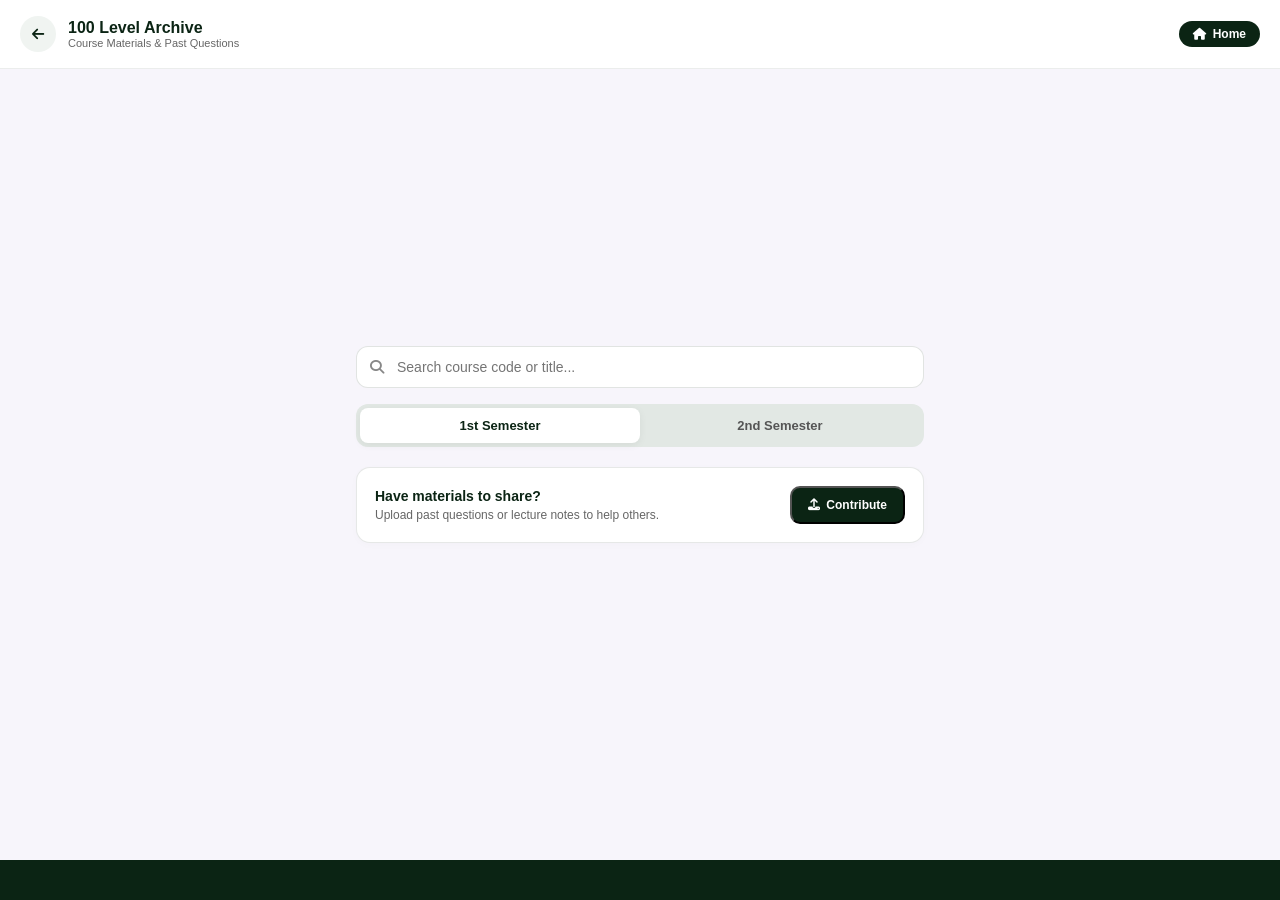
<file: 100-level.html>
<!DOCTYPE html> 
<html lang="en"> 
<head>   
  <meta charset="UTF-8" />   
  <meta name="viewport" content="width=device-width, initial-scale=1.0" />   
  <title>100 Level - MASSA UNIBEN</title>   
  <link rel="stylesheet" href="https://cdnjs.cloudflare.com/ajax/libs/font-awesome/6.4.0/css/all.min.css" />   
  <style>     
    * {       
      box-sizing: border-box;       
      margin: 0;       
      padding: 0;       
      font-family: -apple-system, BlinkMacSystemFont, "SF Pro Display", "Segoe UI", Roboto, Helvetica, Arial, sans-serif;     
    }     
    body {       
      background-color: #f7f5fb;       
      color: #1a1a1a;       
      min-height: 100vh;       
      display: flex;       
      flex-direction: column;       
      justify-content: space-between;     
    }     
    .navbar {       
      display: flex;       
      justify-content: space-between;       
      align-items: center;       
      padding: 16px 20px;       
      background: #ffffff;       
      border-bottom: 1px solid rgba(11, 36, 20, 0.08);       
      position: sticky;       
      top: 0;       
      z-index: 100;     }     
    .nav-left {       
      display: flex;       
      align-items: center;       
      gap: 12px;     
    }     
    .btn-back {       
      display: inline-flex;       
      align-items: center;       
      justify-content: center;       
      width: 36px;       
      height: 36px;       
      background: #f0f4f1;       
      color: #0B2414;       
      border-radius: 50%;       
      text-decoration: none;       
      font-size: 14px;     
    }     
    .nav-title h2 {       
      font-size: 16px;       
      font-weight: 700;       
      color: #0B2414;     
    }     
    .nav-title p {       
      font-size: 11px;       
      color: #666;     }     
    .btn-home {       
      display: inline-flex;       
      align-items: center;       
      gap: 6px;       
      background: #0B2414;       
      color: #ffffff;       
      padding: 6px 14px;       
      border-radius: 20px;       
      text-decoration: none;       
      font-size: 12px;       
      font-weight: 600;     
    }     
    .container {       
      max-width: 600px;       
      margin: 0 auto;       
      padding: 24px 16px 40px;       
      width: 100%;     
    }     
    .search-box {       
      position: relative;       
      margin-bottom: 16px;     
    }     
    .search-box i {       
      position: absolute;       
      left: 14px;       
      top: 50%;       
      transform: translateY(-50%);       
      color: #888;       
      font-size: 14px;     
    }     
    .search-box input {       
      width: 100%;       
      padding: 12px 14px 12px 40px;       
      background: #ffffff;       
      border: 1px solid rgba(11, 36, 20, 0.12);       
      border-radius: 12px;       
      font-size: 14px;       
      outline: none;     }     
    .semester-tabs {       
      display: flex;       
      background: #e2e8e4;       
      padding: 4px;       
      border-radius: 12px;       
      margin-bottom: 20px;     }     
    .sem-btn {       
      flex: 1;       
      padding: 10px;       
      border: none;       
      background: transparent;       
      font-size: 13px;       
      font-weight: 600;       
      color: #555;       
      border-radius: 8px;       
      cursor: pointer;     }     
    .sem-btn.active {       
      background: #ffffff;       
      color: #0B2414;       
      box-shadow: 0 2px 8px rgba(0, 0, 0, 0.06);     }     
    .contribute-box {       
      background: #ffffff;       
      border: 1px solid rgba(11, 36, 20, 0.1);       
      border-radius: 14px;       
      padding: 18px;       
      display: flex;       
      align-items: center;       
      justify-content: space-between;       
      gap: 12px;       
      margin-bottom: 24px;       
      box-shadow: 0 2px 8px rgba(0, 0, 0, 0.02);     }     
    .contribute-text h4 {       
      font-size: 14px;       
      font-weight: 700;       
      color: #0B2414;       
      margin-bottom: 4px;     }     
    .contribute-text p {       
      font-size: 12px;       
      color: #666;     }     
    .btn-contribute {       
      display: inline-flex;       
      align-items: center;       
      gap: 6px;       
      background: #0B2414;       
      color: #ffffff;       
      padding: 10px 16px;       
      border-radius: 10px;       
      text-decoration: none;       
      font-size: 12px;       
      font-weight: 600;       
      white-space: nowrap;       
      cursor: pointer;       
      position: relative;       
      z-index: 10;     }     
    .btn-contribute:active {       
      transform: scale(0.96);     }     
    .materials-list {       
      display: flex;       
      flex-direction: column;       
      gap: 12px;     }     
    .footer-bar {       
      height: 40px;       
      background: #0B2414;       
      width: 100%;     }   
  </style> 
</head> 
<body>   
  <header class="navbar">     
    <div class="nav-left">       
      <a href="../academic-archive.html" class="btn-back">         
        <i class="fas fa-arrow-left"></i>       
      </a>       
      <div class="nav-title">         
        <h2>100 Level Archive</h2>         
        <p>Course Materials & Past Questions</p>       
      </div>     
    </div>     
    <a href="../index.html" class="btn-home">       
      <i class="fas fa-home"></i> Home     
    </a>   
  </header>   

  <main class="container">          
    <div class="search-box">       
      <i class="fas fa-search"></i>       
      <input type="text" placeholder="Search course code or title...">     
    </div>     
    
    <div class="semester-tabs">       
      <button class="sem-btn active" onclick="switchSemester(this, '1st')">1st Semester</button>       
      <button class="sem-btn" onclick="switchSemester(this, '2nd')">2nd Semester</button>     
    </div> 

    <div class="contribute-box">   
      <div class="contribute-text">     
        <h4>Have materials to share?</h4>     
        <p>Upload past questions or lecture notes to help others.</p>   
      </div>   
      <button type="button" class="btn-contribute" onclick="openUploadModal()">     
        <i class="fas fa-upload"></i> Contribute   
      </button> 
    </div> 

    <!-- Upload Modal Popup --> 
    <div id="uploadModal" style="display:none; position:fixed; top:0; left:0; width:100%; height:100%; background:rgba(0,0,0,0.6); z-index:1000; align-items:center; justify-content:center; padding:20px;">   
      <div style="background:#ffffff; width:100%; max-width:400px; padding:24px; border-radius:16px; position:relative; box-shadow:0 10px 25px rgba(0,0,0,0.15);">     
        <span onclick="closeUploadModal()" style="position:absolute; right:16px; top:12px; font-size:22px; font-weight:bold; color:#666; cursor:pointer;">&times;</span>          
        <h3 style="margin-bottom:6px; color:#0B2414; font-size:18px;">Upload Material</h3>     
        <p style="font-size:12px; color:#666; margin-bottom:18px;">Select your past question or note to submit.</p>          
        <form id="uploadForm" action="YOUR_ENDPOINT_URL" method="POST" enctype="multipart/form-data">       
          <div style="margin-bottom:12px;">         
            <label style="display:block; font-size:11px; font-weight:700; color:#333; margin-bottom:4px;">COURSE CODE</label>         
            <input type="text" name="course_code" placeholder="e.g. MKT 121" required style="width:100%; padding:10px 12px; border:1px solid #ccc; border-radius:8px; outline:none; font-size:13px;">       
          </div>       
          <div style="margin-bottom:18px;">         
            <label style="display:block; font-size:11px; font-weight:700; color:#333; margin-bottom:4px;">ATTACH FILE (PDF / IMAGE)</label>         
            <input type="file" name="file" accept=".pdf,.doc,.docx,.png,.jpg" required style="width:100%; font-size:12px; border:1px dashed #0B2414; padding:10px; border-radius:8px; background:#f0f4f1;">       
          </div>       
          <button type="submit" style="width:100%; background:#0B2414; color:#ffffff; border:none; padding:12px; border-radius:8px; font-weight:700; font-size:13px; cursor:pointer;">         
            Submit Material       
          </button>     
        </form>   
      </div> 
    </div>     

    <div class="materials-list" id="materialsList">       
      <!-- Your items will appear here -->     
    </div>   
  </main>   

  <footer class="footer-bar"></footer>   
  
  <script>     
    function switchSemester(btn, semester) {       
      document.querySelectorAll('.sem-btn').forEach(b => b.classList.remove('active'));       
      btn.classList.add('active');     
    }
    function openUploadModal() {
      document.getElementById('uploadModal').style.display = 'flex';
    }
    function closeUploadModal() {
      document.getElementById('uploadModal').style.display = 'none';
    }
  </script> 
</body> 
</html>
</file>
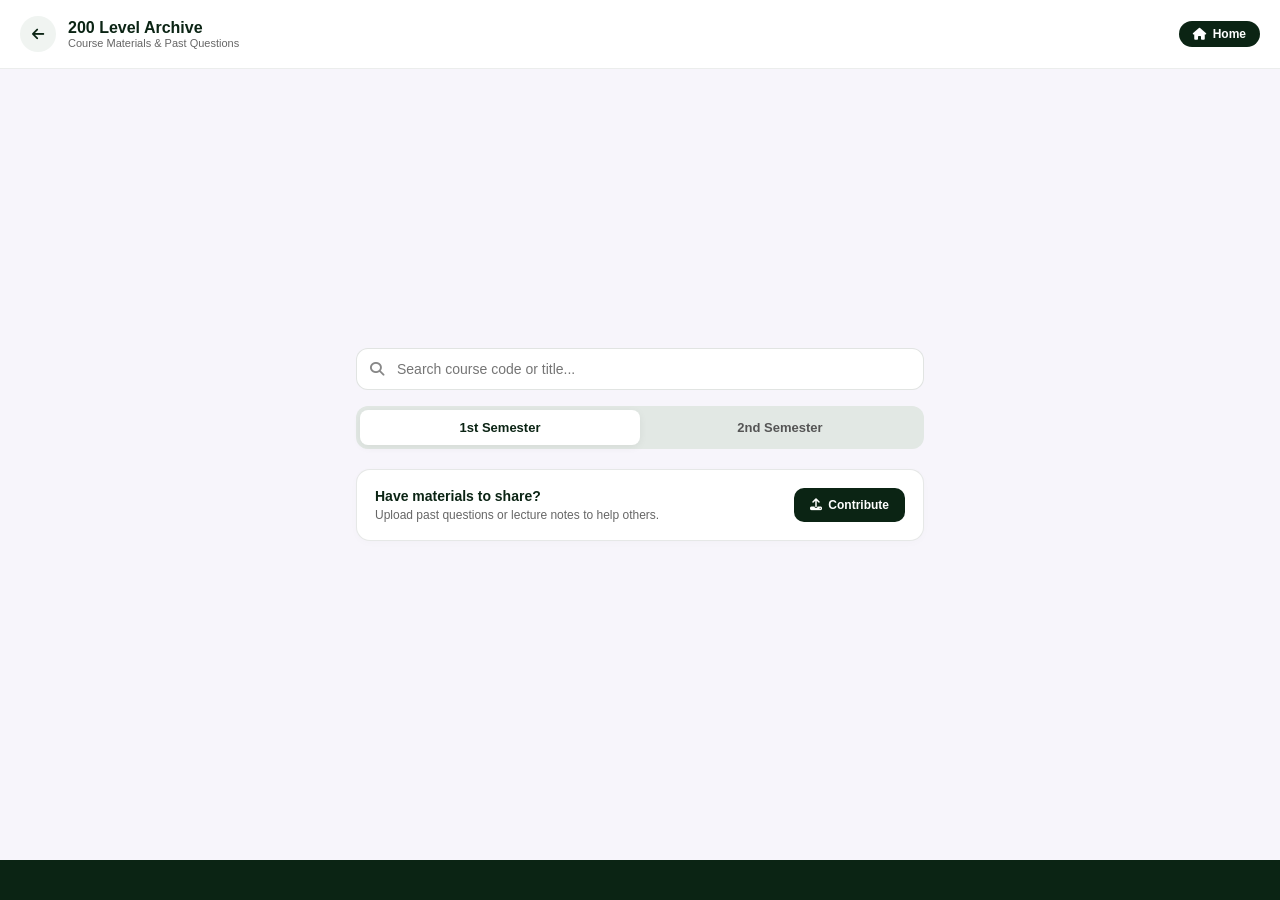
<file: 200-level.html>
<!DOCTYPE html>
<html lang="en">
<head>
  <meta charset="UTF-8" />
  <meta name="viewport" content="width=device-width, initial-scale=1.0" />
  <title>200 Level - MASSA UNIBEN</title>
  <link rel="stylesheet" href="https://cdnjs.cloudflare.com/ajax/libs/font-awesome/6.4.0/css/all.min.css" />
  <style>
    * {
      box-sizing: border-box;
      margin: 0;
      padding: 0;
      font-family: -apple-system, BlinkMacSystemFont, "SF Pro Display", "Segoe UI", Roboto, Helvetica, Arial, sans-serif;
    }

    body {
      background-color: #f7f5fb;
      color: #1a1a1a;
      min-height: 100vh;
      display: flex;
      flex-direction: column;
      justify-content: space-between;
    }

    /* Top Navigation Header */
    .navbar {
      display: flex;
      justify-content: space-between;
      align-items: center;
      padding: 16px 20px;
      background: #ffffff;
      border-bottom: 1px solid rgba(11, 36, 20, 0.08);
      position: sticky;
      top: 0;
      z-index: 100;
    }

    .nav-left {
      display: flex;
      align-items: center;
      gap: 12px;
    }

    .btn-back {
      display: inline-flex;
      align-items: center;
      justify-content: center;
      width: 36px;
      height: 36px;
      background: #f0f4f1;
      color: #0B2414;
      border-radius: 50%;
      text-decoration: none;
      font-size: 14px;
    }

    .nav-title h2 {
      font-size: 16px;
      font-weight: 700;
      color: #0B2414;
    }

    .nav-title p {
      font-size: 11px;
      color: #666;
    }

    .btn-home {
      display: inline-flex;
      align-items: center;
      gap: 6px;
      background: #0B2414;
      color: #ffffff;
      padding: 6px 14px;
      border-radius: 20px;
      text-decoration: none;
      font-size: 12px;
      font-weight: 600;
    }

    /* Main Container */
    .container {
      max-width: 600px;
      margin: 0 auto;
      padding: 24px 16px 40px;
      width: 100%;
    }

    /* Search Bar */
    .search-box {
      position: relative;
      margin-bottom: 16px;
    }

    .search-box i {
      position: absolute;
      left: 14px;
      top: 50%;
      transform: translateY(-50%);
      color: #888;
      font-size: 14px;
    }

    .search-box input {
      width: 100%;
      padding: 12px 14px 12px 40px;
      background: #ffffff;
      border: 1px solid rgba(11, 36, 20, 0.12);
      border-radius: 12px;
      font-size: 14px;
      outline: none;
    }

    /* Semester Filter Tabs */
    .semester-tabs {
      display: flex;
      background: #e2e8e4;
      padding: 4px;
      border-radius: 12px;
      margin-bottom: 20px;
    }

    .sem-btn {
      flex: 1;
      padding: 10px;
      border: none;
      background: transparent;
      font-size: 13px;
      font-weight: 600;
      color: #555;
      border-radius: 8px;
      cursor: pointer;
    }

    .sem-btn.active {
      background: #ffffff;
      color: #0B2414;
      box-shadow: 0 2px 8px rgba(0, 0, 0, 0.06);
    }

    /* Contribute Banner */
    .contribute-box {
      background: #ffffff;
      border: 1px solid rgba(11, 36, 20, 0.1);
      border-radius: 14px;
      padding: 18px;
      display: flex;
      align-items: center;
      justify-content: space-between;
      gap: 12px;
      margin-bottom: 24px;
      box-shadow: 0 2px 8px rgba(0, 0, 0, 0.02);
    }

    .contribute-text h4 {
      font-size: 14px;
      font-weight: 700;
      color: #0B2414;
      margin-bottom: 4px;
    }

    .contribute-text p {
      font-size: 12px;
      color: #666;
    }

    .btn-contribute {
      display: inline-flex;
      align-items: center;
      gap: 6px;
      background: #0B2414;
      color: #ffffff;
      padding: 10px 16px;
      border-radius: 10px;
      text-decoration: none;
      font-size: 12px;
      font-weight: 600;
      white-space: nowrap;
      border: none;
      cursor: pointer;
    }

    .btn-contribute:active {
      transform: scale(0.96);
    }

    /* Materials Container */
    .materials-list {
      display: flex;
      flex-direction: column;
      gap: 12px;
    }

    /* Footer Bar */
    .footer-bar {
      height: 40px;
      background: #0B2414;
      width: 100%;
    }
  </style>
</head>
<body>

  <!-- Top Navigation Header -->
  <header class="navbar">
    <div class="nav-left">
      <a href="academic-archive.html" class="btn-back">
        <i class="fas fa-arrow-left"></i>
      </a>
      <div class="nav-title">
        <h2>200 Level Archive</h2>
        <p>Course Materials & Past Questions</p>
      </div>
    </div>

    <a href="index.html" class="btn-home">
      <i class="fas fa-home"></i> Home
    </a>
  </header>

  <!-- Main Content Area -->
  <main class="container">
    
    <!-- Search Bar -->
    <div class="search-box">
      <i class="fas fa-search"></i>
      <input type="text" placeholder="Search course code or title...">
    </div>

    <!-- Semester Selector -->
    <div class="semester-tabs">
      <button class="sem-btn active" onclick="switchSemester(this, '1st')">1st Semester</button>
      <button class="sem-btn" onclick="switchSemester(this, '2nd')">2nd Semester</button>
    </div>

    <!-- Contribute Card -->
    <div class="contribute-box">
      <div class="contribute-text">
        <h4>Have materials to share?</h4>
        <p>Upload past questions or lecture notes to help others.</p>
      </div>
      <button type="button" class="btn-contribute" onclick="openUploadModal()">
        <i class="fas fa-upload"></i> Contribute
      </button>
    </div>

    <!-- Materials Container -->
    <div class="materials-list" id="materialsList">
      <!-- Your items will appear here -->
    </div>

  </main>

  <!-- Upload Modal Popup -->
  <div id="uploadModal" style="display:none; position:fixed; top:0; left:0; width:100%; height:100%; background:rgba(0,0,0,0.6); z-index:1000; align-items:center; justify-content:center; padding:20px;">
    <div style="background:#ffffff; width:100%; max-width:400px; padding:24px; border-radius:16px; position:relative; box-shadow:0 10px 25px rgba(0,0,0,0.15);">
      <span onclick="closeUploadModal()" style="position:absolute; right:16px; top:12px; font-size:22px; font-weight:bold; color:#666; cursor:pointer;">&times;</span>
      
      <h3 style="margin-bottom:6px; color:#0B2414; font-size:18px;">Upload Material</h3>
      <p style="font-size:12px; color:#666; margin-bottom:18px;">Select your past question or note to submit.</p>
      
      <form id="uploadForm" action="YOUR_ENDPOINT_URL" method="POST" enctype="multipart/form-data">
        <div style="margin-bottom:12px;">
          <label style="display:block; font-size:11px; font-weight:700; color:#333; margin-bottom:4px;">COURSE CODE</label>
          <input type="text" name="course_code" placeholder="e.g. MKT 211" required style="width:100%; padding:10px 12px; border:1px solid #ccc; border-radius:8px; outline:none; font-size:13px;">
        </div>

        <div style="margin-bottom:18px;">
          <label style="display:block; font-size:11px; font-weight:700; color:#333; margin-bottom:4px;">ATTACH FILE (PDF / IMAGE)</label>
          <input type="file" name="file" accept=".pdf,.doc,.docx,.png,.jpg" required style="width:100%; font-size:12px; border:1px dashed #0B2414; padding:10px; border-radius:8px; background:#f0f4f1;">
        </div>

        <button type="submit" style="width:100%; background:#0B2414; color:#ffffff; border:none; padding:12px; border-radius:8px; font-weight:700; font-size:13px; cursor:pointer;">
          Submit Material
        </button>
      </form>
    </div>
  </div>

  <!-- Footer Accent Bar -->
  <footer class="footer-bar"></footer>

  <script>
    function switchSemester(btn, semester) {
      document.querySelectorAll('.sem-btn').forEach(b => b.classList.remove('active'));
      btn.classList.add('active');
    }

    function openUploadModal() {
      document.getElementById('uploadModal').style.display = 'flex';
    }

    function closeUploadModal() {
      document.getElementById('uploadModal').style.display = 'none';
    }

    window.onclick = function(event) {
      const modal = document.getElementById('uploadModal');
      if (event.target === modal) {
        modal.style.display = 'none';
      }
    };
  </script>

</body>
</html>
</file>
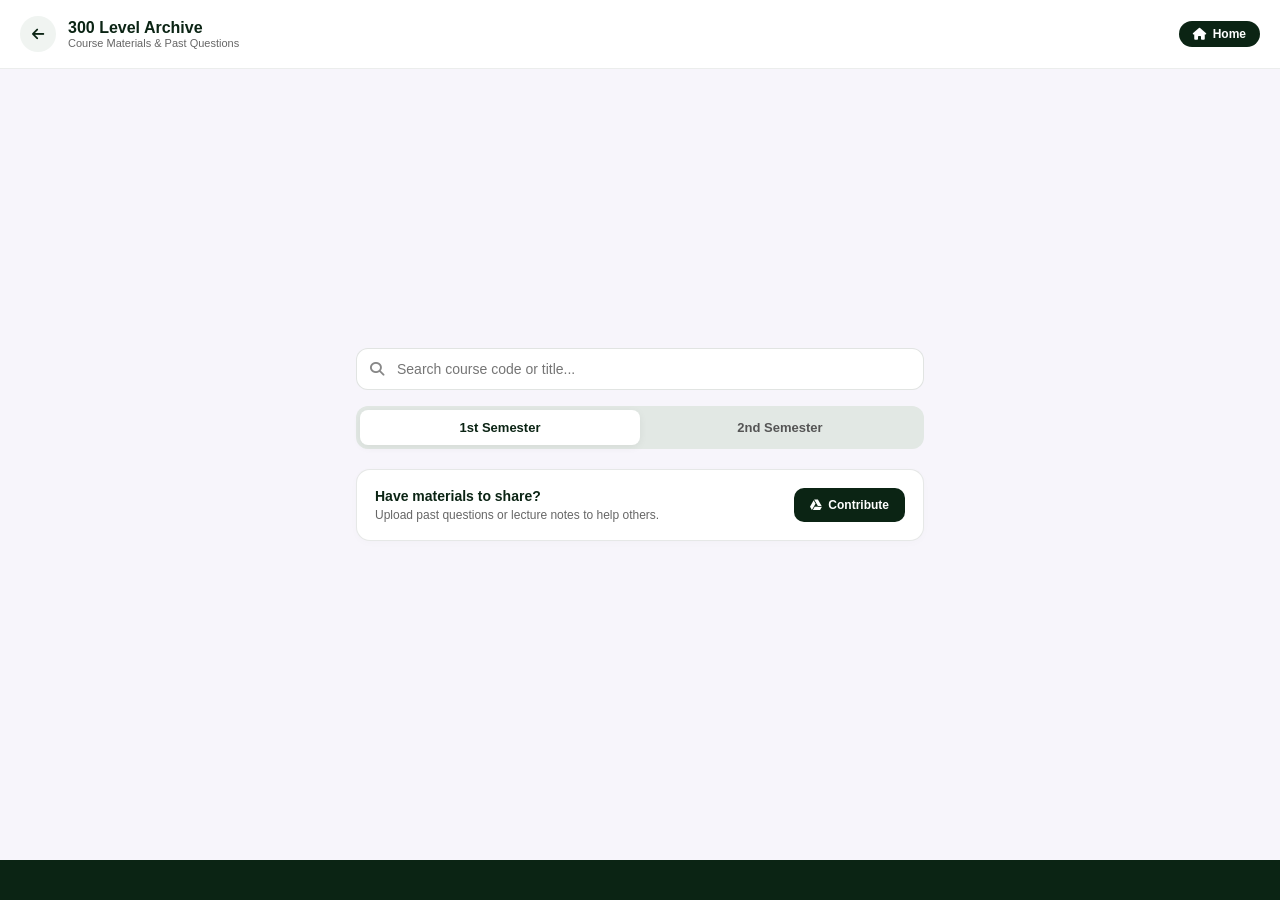
<file: 300-level.html>
<!DOCTYPE html>
<html lang="en">
<head>
  <meta charset="UTF-8" />
  <meta name="viewport" content="width=device-width, initial-scale=1.0" />
  <title>300 Level - MASSA UNIBEN</title>
  <link rel="stylesheet" href="https://cdnjs.cloudflare.com/ajax/libs/font-awesome/6.4.0/css/all.min.css" />
  <style>
    * {
      box-sizing: border-box;
      margin: 0;
      padding: 0;
      font-family: -apple-system, BlinkMacSystemFont, "SF Pro Display", "Segoe UI", Roboto, Helvetica, Arial, sans-serif;
    }

    body {
      background-color: #f7f5fb;
      color: #1a1a1a;
      min-height: 100vh;
      display: flex;
      flex-direction: column;
      justify-content: space-between;
    }

    /* Top Navigation Header */
    .navbar {
      display: flex;
      justify-content: space-between;
      align-items: center;
      padding: 16px 20px;
      background: #ffffff;
      border-bottom: 1px solid rgba(11, 36, 20, 0.08);
      position: sticky;
      top: 0;
      z-index: 100;
    }

    .nav-left {
      display: flex;
      align-items: center;
      gap: 12px;
    }

    .btn-back {
      display: inline-flex;
      align-items: center;
      justify-content: center;
      width: 36px;
      height: 36px;
      background: #f0f4f1;
      color: #0B2414;
      border-radius: 50%;
      text-decoration: none;
      font-size: 14px;
    }

    .nav-title h2 {
      font-size: 16px;
      font-weight: 700;
      color: #0B2414;
    }

    .nav-title p {
      font-size: 11px;
      color: #666;
    }

    .btn-home {
      display: inline-flex;
      align-items: center;
      gap: 6px;
      background: #0B2414;
      color: #ffffff;
      padding: 6px 14px;
      border-radius: 20px;
      text-decoration: none;
      font-size: 12px;
      font-weight: 600;
    }

    /* Main Container */
    .container {
      max-width: 600px;
      margin: 0 auto;
      padding: 24px 16px 40px;
      width: 100%;
    }

    /* Search Bar */
    .search-box {
      position: relative;
      margin-bottom: 16px;
    }

    .search-box i {
      position: absolute;
      left: 14px;
      top: 50%;
      transform: translateY(-50%);
      color: #888;
      font-size: 14px;
    }

    .search-box input {
      width: 100%;
      padding: 12px 14px 12px 40px;
      background: #ffffff;
      border: 1px solid rgba(11, 36, 20, 0.12);
      border-radius: 12px;
      font-size: 14px;
      outline: none;
    }

    /* Semester Filter Tabs */
    .semester-tabs {
      display: flex;
      background: #e2e8e4;
      padding: 4px;
      border-radius: 12px;
      margin-bottom: 20px;
    }

    .sem-btn {
      flex: 1;
      padding: 10px;
      border: none;
      background: transparent;
      font-size: 13px;
      font-weight: 600;
      color: #555;
      border-radius: 8px;
      cursor: pointer;
    }

    .sem-btn.active {
      background: #ffffff;
      color: #0B2414;
      box-shadow: 0 2px 8px rgba(0, 0, 0, 0.06);
    }

    /* Contribute Banner */
    .contribute-box {
      background: #ffffff;
      border: 1px solid rgba(11, 36, 20, 0.1);
      border-radius: 14px;
      padding: 18px;
      display: flex;
      align-items: center;
      justify-content: space-between;
      gap: 12px;
      margin-bottom: 24px;
      box-shadow: 0 2px 8px rgba(0, 0, 0, 0.02);
    }

    .contribute-text h4 {
      font-size: 14px;
      font-weight: 700;
      color: #0B2414;
      margin-bottom: 4px;
    }

    .contribute-text p {
      font-size: 12px;
      color: #666;
    }

    .btn-contribute {
      display: inline-flex;
      align-items: center;
      gap: 6px;
      background: #0B2414;
      color: #ffffff;
      padding: 10px 16px;
      border-radius: 10px;
      text-decoration: none;
      font-size: 12px;
      font-weight: 600;
      white-space: nowrap;
      cursor: pointer;
      position: relative;
      z-index: 10;
    }

    .btn-contribute:active {
      transform: scale(0.96);
    }

    /* Materials Container */
    .materials-list {
      display: flex;
      flex-direction: column;
      gap: 12px;
    }

    /* Footer Bar */
    .footer-bar {
      height: 40px;
      background: #0B2414;
      width: 100%;
    }
  </style>
</head>
<body>

  <!-- Top Navigation Header -->
  <header class="navbar">
    <div class="nav-left">
      <a href="academic-archive.html" class="btn-back">
        <i class="fas fa-arrow-left"></i>
      </a>
      <div class="nav-title">
        <h2>300 Level Archive</h2>
        <p>Course Materials & Past Questions</p>
      </div>
    </div>

    <a href="index.html" class="btn-home">
      <i class="fas fa-home"></i> Home
    </a>
  </header>

  <!-- Main Content Area -->
  <main class="container">
    
    <!-- Search Bar -->
    <div class="search-box">
      <i class="fas fa-search"></i>
      <input type="text" placeholder="Search course code or title...">
    </div>

    <!-- Semester Selector -->
    <div class="semester-tabs">
      <button class="sem-btn active" onclick="switchSemester(this, '1st')">1st Semester</button>
      <button class="sem-btn" onclick="switchSemester(this, '2nd')">2nd Semester</button>
    </div>

    <!-- Contribute Google Drive Card -->
    <div class="contribute-box">
      <div class="contribute-text">
        <h4>Have materials to share?</h4>
        <p>Upload past questions or lecture notes to help others.</p>
      </div>
      <a href="https://drive.google.com" target="_blank" class="btn-contribute">
        <i class="fab fa-google-drive"></i> Contribute
      </a>
    </div>

    <!-- Materials Container -->
    <div class="materials-list" id="materialsList">
      <!-- Your items will appear here -->
    </div>

  </main>

  <!-- Footer Accent Bar -->
  <footer class="footer-bar"></footer>

  <script>
    function switchSemester(btn, semester) {
      document.querySelectorAll('.sem-btn').forEach(b => b.classList.remove('active'));
      btn.classList.add('active');
    }
  </script>

</body>
</html>
</file>
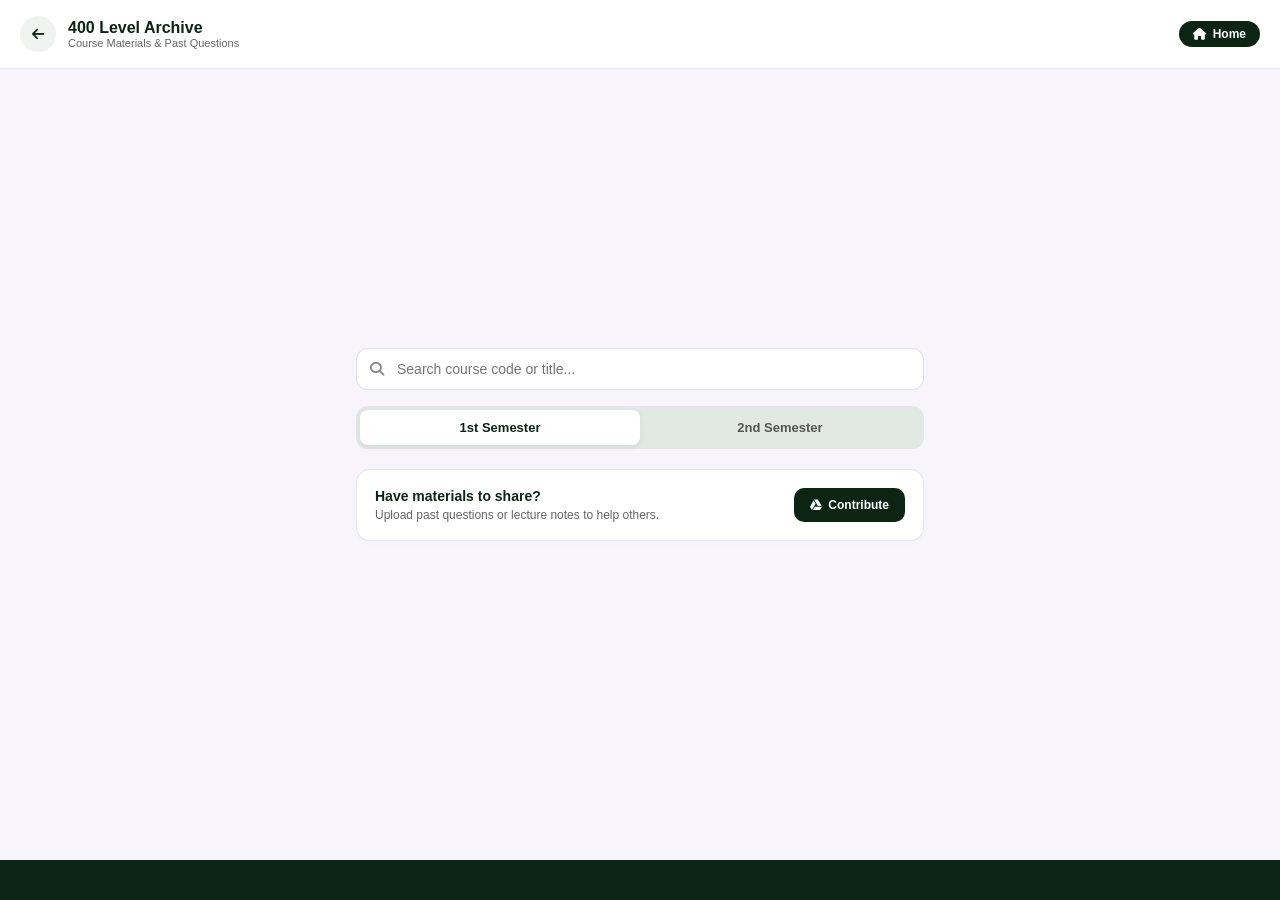
<file: 400-level.html>
<!DOCTYPE html>
<html lang="en">
<head>
  <meta charset="UTF-8" />
  <meta name="viewport" content="width=device-width, initial-scale=1.0" />
  <title>400 Level - MASSA UNIBEN</title>
  <link rel="stylesheet" href="https://cdnjs.cloudflare.com/ajax/libs/font-awesome/6.4.0/css/all.min.css" />
  <style>
    * {
      box-sizing: border-box;
      margin: 0;
      padding: 0;
      font-family: -apple-system, BlinkMacSystemFont, "SF Pro Display", "Segoe UI", Roboto, Helvetica, Arial, sans-serif;
    }

    body {
      background-color: #f7f5fb;
      color: #1a1a1a;
      min-height: 100vh;
      display: flex;
      flex-direction: column;
      justify-content: space-between;
    }

    /* Top Navigation Header */
    .navbar {
      display: flex;
      justify-content: space-between;
      align-items: center;
      padding: 16px 20px;
      background: #ffffff;
      border-bottom: 1px solid rgba(11, 36, 20, 0.08);
      position: sticky;
      top: 0;
      z-index: 100;
    }

    .nav-left {
      display: flex;
      align-items: center;
      gap: 12px;
    }

    .btn-back {
      display: inline-flex;
      align-items: center;
      justify-content: center;
      width: 36px;
      height: 36px;
      background: #f0f4f1;
      color: #0B2414;
      border-radius: 50%;
      text-decoration: none;
      font-size: 14px;
    }

    .nav-title h2 {
      font-size: 16px;
      font-weight: 700;
      color: #0B2414;
    }

    .nav-title p {
      font-size: 11px;
      color: #666;
    }

    .btn-home {
      display: inline-flex;
      align-items: center;
      gap: 6px;
      background: #0B2414;
      color: #ffffff;
      padding: 6px 14px;
      border-radius: 20px;
      text-decoration: none;
      font-size: 12px;
      font-weight: 600;
    }

    /* Main Container */
    .container {
      max-width: 600px;
      margin: 0 auto;
      padding: 24px 16px 40px;
      width: 100%;
    }

    /* Search Bar */
    .search-box {
      position: relative;
      margin-bottom: 16px;
    }

    .search-box i {
      position: absolute;
      left: 14px;
      top: 50%;
      transform: translateY(-50%);
      color: #888;
      font-size: 14px;
    }

    .search-box input {
      width: 100%;
      padding: 12px 14px 12px 40px;
      background: #ffffff;
      border: 1px solid rgba(11, 36, 20, 0.12);
      border-radius: 12px;
      font-size: 14px;
      outline: none;
    }

    /* Semester Filter Tabs */
    .semester-tabs {
      display: flex;
      background: #e2e8e4;
      padding: 4px;
      border-radius: 12px;
      margin-bottom: 20px;
    }

    .sem-btn {
      flex: 1;
      padding: 10px;
      border: none;
      background: transparent;
      font-size: 13px;
      font-weight: 600;
      color: #555;
      border-radius: 8px;
      cursor: pointer;
    }

    .sem-btn.active {
      background: #ffffff;
      color: #0B2414;
      box-shadow: 0 2px 8px rgba(0, 0, 0, 0.06);
    }

    /* Contribute Banner */
    .contribute-box {
      background: #ffffff;
      border: 1px solid rgba(11, 36, 20, 0.1);
      border-radius: 14px;
      padding: 18px;
      display: flex;
      align-items: center;
      justify-content: space-between;
      gap: 12px;
      margin-bottom: 24px;
      box-shadow: 0 2px 8px rgba(0, 0, 0, 0.02);
    }

    .contribute-text h4 {
      font-size: 14px;
      font-weight: 700;
      color: #0B2414;
      margin-bottom: 4px;
    }

    .contribute-text p {
      font-size: 12px;
      color: #666;
    }

    .btn-contribute {
      display: inline-flex;
      align-items: center;
      gap: 6px;
      background: #0B2414;
      color: #ffffff;
      padding: 10px 16px;
      border-radius: 10px;
      text-decoration: none;
      font-size: 12px;
      font-weight: 600;
      white-space: nowrap;
      cursor: pointer;
      position: relative;
      z-index: 10;
    }

    .btn-contribute:active {
      transform: scale(0.96);
    }

    /* Materials Container */
    .materials-list {
      display: flex;
      flex-direction: column;
      gap: 12px;
    }

    /* Footer Bar */
    .footer-bar {
      height: 40px;
      background: #0B2414;
      width: 100%;
    }
  </style>
</head>
<body>

  <!-- Top Navigation Header -->
  <header class="navbar">
    <div class="nav-left">
      <a href="academic-archive.html" class="btn-back">
        <i class="fas fa-arrow-left"></i>
      </a>
      <div class="nav-title">
        <h2>400 Level Archive</h2>
        <p>Course Materials & Past Questions</p>
      </div>
    </div>

    <a href="index.html" class="btn-home">
      <i class="fas fa-home"></i> Home
    </a>
  </header>

  <!-- Main Content Area -->
  <main class="container">
    
    <!-- Search Bar -->
    <div class="search-box">
      <i class="fas fa-search"></i>
      <input type="text" placeholder="Search course code or title...">
    </div>

    <!-- Semester Selector -->
    <div class="semester-tabs">
      <button class="sem-btn active" onclick="switchSemester(this, '1st')">1st Semester</button>
      <button class="sem-btn" onclick="switchSemester(this, '2nd')">2nd Semester</button>
    </div>

    <!-- Contribute Google Drive Card -->
    <div class="contribute-box">
      <div class="contribute-text">
        <h4>Have materials to share?</h4>
        <p>Upload past questions or lecture notes to help others.</p>
      </div>
      <a href="https://drive.google.com" target="_blank" class="btn-contribute">
        <i class="fab fa-google-drive"></i> Contribute
      </a>
    </div>

    <!-- Materials Container -->
    <div class="materials-list" id="materialsList">
      <!-- Your items will appear here -->
    </div>

  </main>

  <!-- Footer Accent Bar -->
  <footer class="footer-bar"></footer>

  <script>
    function switchSemester(btn, semester) {
      document.querySelectorAll('.sem-btn').forEach(b => b.classList.remove('active'));
      btn.classList.add('active');
    }
  </script>

</body>
</html>
</file>
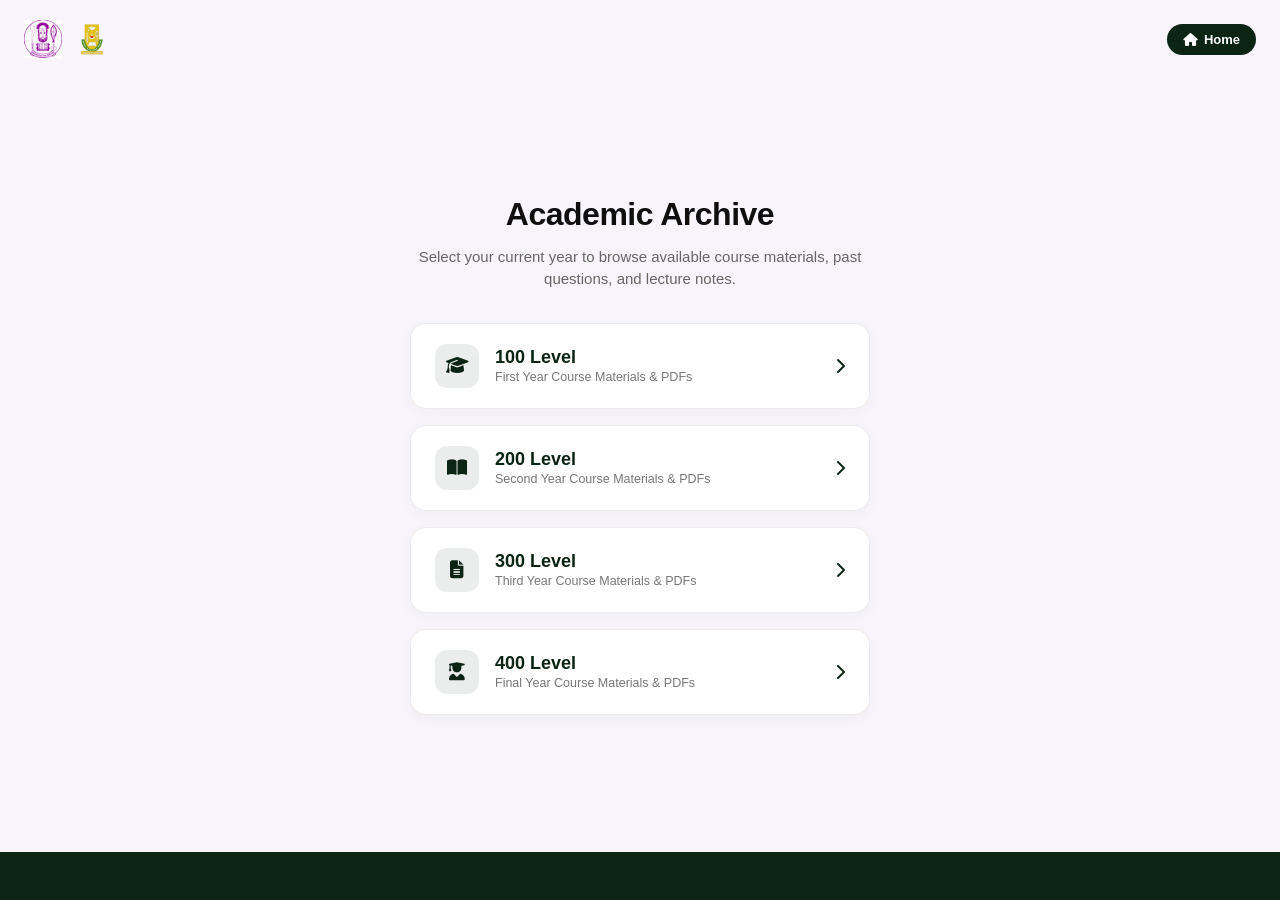
<file: academic-archive.html>
<!DOCTYPE html>
<html lang="en">
<head>
  <meta charset="UTF-8" />
  <meta name="viewport" content="width=device-width, initial-scale=1.0" />
  <title>Academic Archive - MASSA UNIBEN</title>
  <link rel="stylesheet" href="https://cdnjs.cloudflare.com/ajax/libs/font-awesome/6.4.0/css/all.min.css" />
  <style>
    * {
      box-sizing: border-box;
      margin: 0;
      padding: 0;
      font-family: -apple-system, BlinkMacSystemFont, "SF Pro Display", "Segoe UI", Roboto, Helvetica, Arial, sans-serif;
    }

    body {
      background-color: #f7f5fb;
      color: #1a1a1a;
      min-height: 100vh;
      display: flex;
      flex-direction: column;
      justify-content: space-between;
    }

    /* Top Navigation Header */
    .navbar {
      display: flex;
      justify-content: space-between;
      align-items: center;
      padding: 20px 24px;
      background: transparent;
    }

    .logo-group {
      display: flex;
      align-items: center;
      gap: 12px;
    }

    .nav-logo {
      height: 38px;
      width: auto;
      object-fit: contain;
    }

    .btn-home {
      display: inline-flex;
      align-items: center;
      gap: 6px;
      background: #0B2414;
      color: #ffffff;
      padding: 8px 16px;
      border-radius: 20px;
      text-decoration: none;
      font-size: 13px;
      font-weight: 600;
    }

    /* Content Area */
    .archive-container {
      max-width: 500px;
      margin: 0 auto;
      padding: 30px 20px 50px;
      text-align: center;
      width: 100%;
    }

    .archive-title {
      font-size: 32px;
      font-weight: 800;
      color: #0f0f0f;
      line-height: 1.2;
      letter-spacing: -0.5px;
      margin-bottom: 12px;
    }

    .archive-subtitle {
      font-size: 15px;
      color: #666666;
      line-height: 1.5;
      margin-bottom: 32px;
    }

    /* Level Selection Grid */
    .levels-grid {
      display: flex;
      flex-direction: column;
      gap: 16px;
    }

    .level-card {
      display: flex;
      align-items: center;
      justify-content: space-between;
      background: #ffffff;
      padding: 20px 24px;
      border-radius: 16px;
      text-decoration: none;
      color: #0B2414;
      box-shadow: 0 4px 15px rgba(0,0,0,0.03);
      border: 1px solid rgba(11, 36, 20, 0.08);
      transition: all 0.2s ease-in-out;
    }

    .level-card:active {
      transform: scale(0.98);
      background: #f0f4f1;
    }

    .level-info {
      display: flex;
      align-items: center;
      gap: 16px;
    }

    .level-icon {
      width: 44px;
      height: 44px;
      background: rgba(11, 36, 20, 0.08);
      border-radius: 12px;
      display: flex;
      align-items: center;
      justify-content: center;
      color: #0B2414;
      font-size: 18px;
    }

    .level-details h3 {
      font-size: 18px;
      font-weight: 700;
      margin-bottom: 2px;
      text-align: left;
    }

    .level-details p {
      font-size: 12.5px;
      color: #777;
      text-align: left;
    }

    .arrow-icon {
      color: #0B2414;
      font-size: 16px;
    }

    /* Footer Accent Bar */
    .footer-bar {
      height: 48px;
      background: #0B2414;
      width: 100%;
    }
  </style>
</head>
<body>

  <!-- Top Header -->
  <header class="navbar">
    <div class="logo-group">
      <img src="uniben-logo.png" alt="UNIBEN Logo" class="nav-logo">
      <img src="massa-logo.png" alt="MASSA Logo" class="nav-logo">
    </div>

    <a href="index.html" class="btn-home">
      <i class="fas fa-home"></i> Home
    </a>
  </header>

  <!-- Level Selection Area -->
  <main class="archive-container">
    <h1 class="archive-title">Academic Archive</h1>
    <p class="archive-subtitle">Select your current year to browse available course materials, past questions, and lecture notes.</p>

    <div class="levels-grid">
      <!-- 100 Level Card -->
      <a href="100-level.html" class="level-card">
        <div class="level-info">
          <div class="level-icon"><i class="fas fa-graduation-cap"></i></div>
          <div class="level-details">
            <h3>100 Level</h3>
            <p>First Year Course Materials & PDFs</p>
          </div>
        </div>
        <i class="fas fa-chevron-right arrow-icon"></i>
      </a>

      <!-- 200 Level Card -->
      <a href="200-level.html" class="level-card">
        <div class="level-info">
          <div class="level-icon"><i class="fas fa-book-open"></i></div>
          <div class="level-details">
            <h3>200 Level</h3>
            <p>Second Year Course Materials & PDFs</p>
          </div>
        </div>
        <i class="fas fa-chevron-right arrow-icon"></i>
      </a>

      <!-- 300 Level Card -->
      <a href="300-level.html" class="level-card">
        <div class="level-info">
          <div class="level-icon"><i class="fas fa-file-alt"></i></div>
          <div class="level-details">
            <h3>300 Level</h3>
            <p>Third Year Course Materials & PDFs</p>
          </div>
        </div>
        <i class="fas fa-chevron-right arrow-icon"></i>
      </a>

      <!-- 400 Level Card -->
      <a href="400-level.html" class="level-card">
        <div class="level-info">
          <div class="level-icon"><i class="fas fa-user-graduate"></i></div>
          <div class="level-details">
            <h3>400 Level</h3>
            <p>Final Year Course Materials & PDFs</p>
          </div>
        </div>
        <i class="fas fa-chevron-right arrow-icon"></i>
      </a>
    </div>
  </main>

  <!-- Footer Bar -->
  <footer class="footer-bar"></footer>

</body>
</html>
</file>
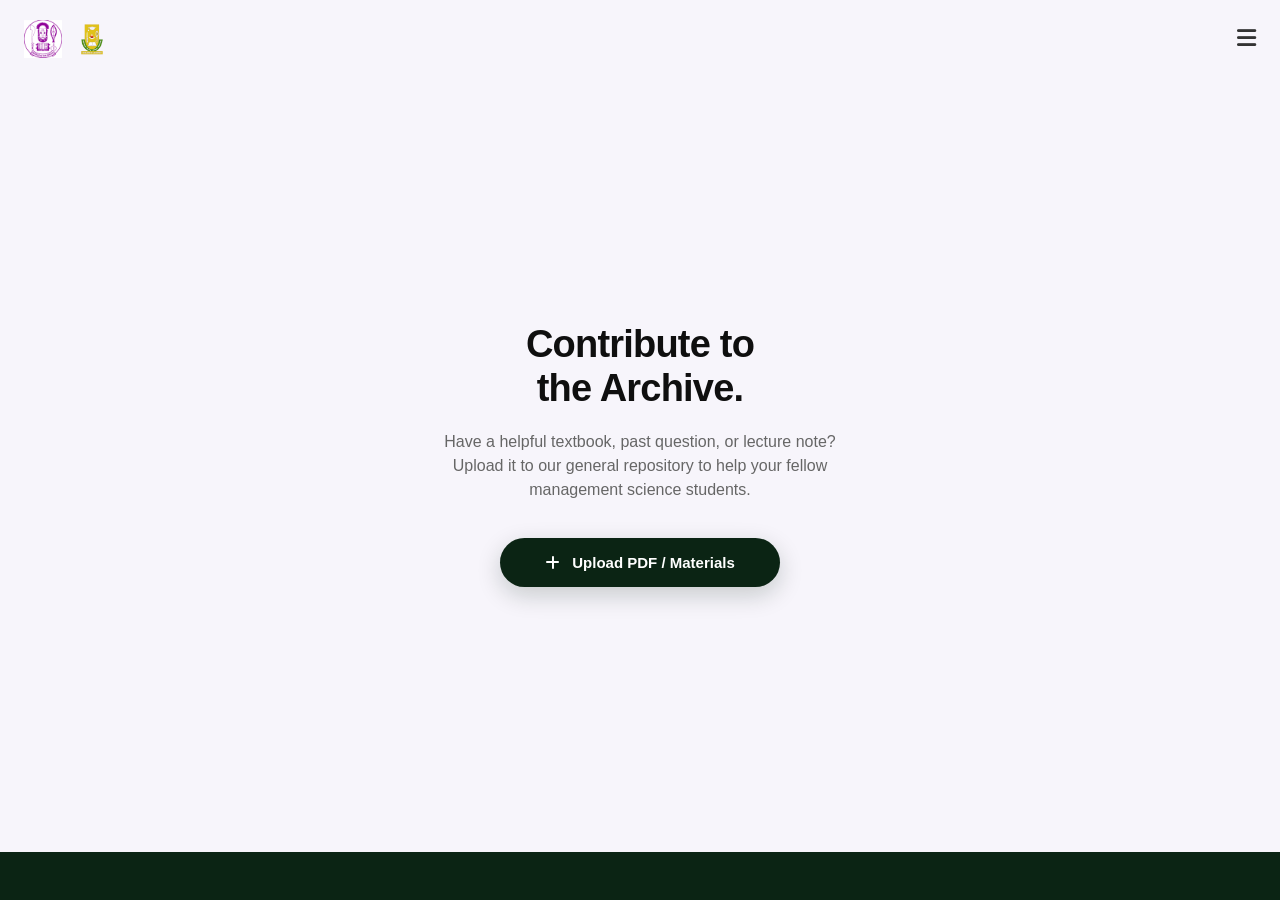
<file: archive.html>
<!DOCTYPE html>
<html lang="en">
<head>
  <meta charset="UTF-8" />
  <meta name="viewport" content="width=device-width, initial-scale=1.0" />
  <title>Faculty Archive - MASSA UNIBEN</title>
  <link rel="stylesheet" href="https://cdnjs.cloudflare.com/ajax/libs/font-awesome/6.4.0/css/all.min.css" />
  <style>
    * {
      box-sizing: border-box;
      margin: 0;
      padding: 0;
      font-family: -apple-system, BlinkMacSystemFont, "SF Pro Display", "Segoe UI", Roboto, Helvetica, Arial, sans-serif;
    }

    body {
      background-color: #f7f5fb;
      color: #1a1a1a;
      min-height: 100vh;
      display: flex;
      flex-direction: column;
      justify-content: space-between;
    }

    /* Minimal Top Header */
    .navbar {
      display: flex;
      justify-content: space-between;
      align-items: center;
      padding: 20px 24px;
      background: transparent;
    }

    .logo-group {
      display: flex;
      align-items: center;
      gap: 12px;
    }

    .nav-logo {
      height: 38px;
      width: auto;
      object-fit: contain;
    }

    .nav-menu-icon {
      font-size: 22px;
      color: #333;
      cursor: pointer;
      text-decoration: none;
    }

    /* Hero Banner Area */
    .hero-container {
      max-width: 500px;
      margin: 0 auto;
      padding: 40px 24px 60px;
      text-align: center;
      display: flex;
      flex-direction: column;
      align-items: center;
      justify-content: center;
      flex-grow: 1;
    }

    .hero-title {
      font-size: 38px;
      font-weight: 800;
      color: #0f0f0f;
      line-height: 1.15;
      letter-spacing: -0.8px;
      margin-bottom: 20px;
    }

    .hero-description {
      font-size: 16px;
      color: #666666;
      line-height: 1.5;
      font-weight: 400;
      margin-bottom: 36px;
      max-width: 420px;
    }

    /* Clean Pill Upload Button */
    .btn-upload {
      display: inline-flex;
      align-items: center;
      justify-content: center;
      gap: 12px;
      background: #0B2414;
      color: #ffffff;
      padding: 16px 32px;
      border-radius: 50px;
      text-decoration: none;
      font-size: 15px;
      font-weight: 600;
      box-shadow: 0 8px 24px rgba(11, 36, 20, 0.2);
      transition: all 0.2s ease-in-out;
      width: 100%;
      max-width: 280px;
    }

    .btn-upload:active {
      transform: scale(0.98);
    }

    .btn-upload i {
      font-size: 16px;
    }

    /* Bottom Minimal Bar */
    .footer-bar {
      height: 48px;
      background: #0B2414;
      width: 100%;
    }
  </style>
</head>
<body>

  <!-- Clean Top Navigation -->
  <header class="navbar">
    <div class="logo-group">
      <img src="uniben-logo.png" alt="UNIBEN Logo" class="nav-logo">
      <img src="massa-logo.png" alt="MASSA Logo" class="nav-logo">
    </div>

    <a href="index.html" class="nav-menu-icon" title="Home">
      <i class="fas fa-bars"></i>
    </a>
  </header>

  <!-- Hero Section -->
  <main class="hero-container">
    <h1 class="hero-title">Contribute to<br>the Archive.</h1>
    
    <p class="hero-description">
      Have a helpful textbook, past question, or lecture note? Upload it to our general repository to help your fellow management science students.
    </p>

    <!-- DIRECT GOOGLE DRIVE REPOSITORY LINK -->
    <a href="https://drive.google.com/drive/folders/1iseR1oCQ09-vbp_AlRMeOKb6f1fL_Gin?usp=drive_link" target="_blank" rel="noopener noreferrer" class="btn-upload">
      <i class="fas fa-plus"></i>
      <span>Upload PDF / Materials</span>
    </a>
  </main>

  <!-- Footer Accent Bar -->
  <footer class="footer-bar"></footer>

</body>
</html>
</file>
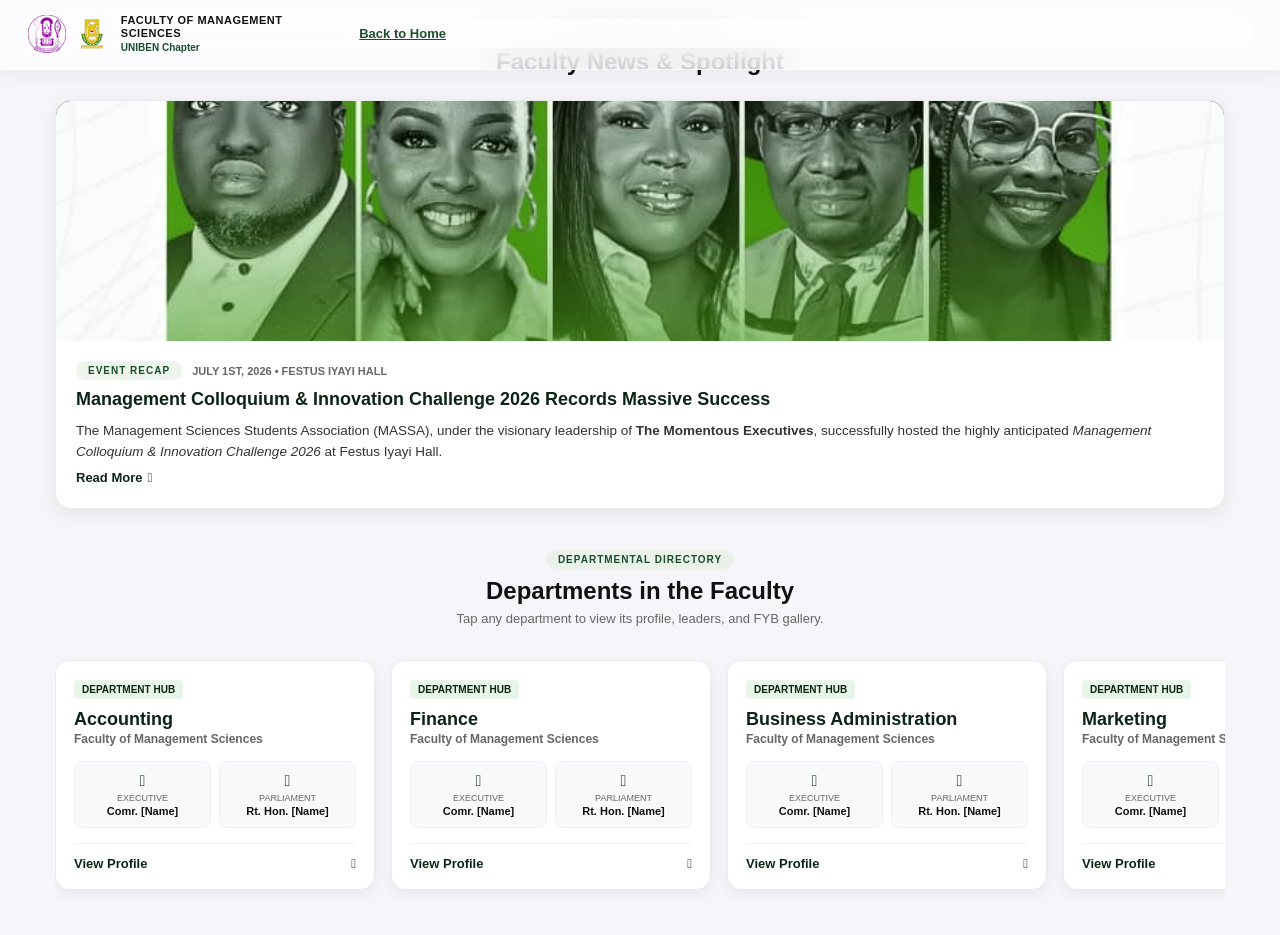
<file: explore.html>
<!-- FILE NAME: explore.html -->
<!DOCTYPE html>
<html lang="en">
<head>
  <meta charset="UTF-8" />
  <meta name="viewport" content="width=device-width, initial-scale=1.0" />
  <title>Explore - MASSA UNIBEN</title>
  <link rel="stylesheet" href="style.css" />
  <link rel="stylesheet" href="https://cdnjs.cloudflare.com/ajax/libs/font-awesome/6.4.0/css/all.min.css" />
  <style>
    .explore-container { padding: 20px 15px; max-width: 1200px; margin: 0 auto; }

    /* Featured Event Card */
    .featured-article-card {
      background: #ffffff; border-radius: 16px; overflow: hidden;
      box-shadow: 0 4px 20px rgba(0,0,0,0.08); border: 1px solid #eaeaea; margin-bottom: 40px;
    }

    .hero-slideshow-container { position: relative; width: 100%; height: 240px; overflow: hidden; background: #000; }
    .hero-slide { position: absolute; top: 0; left: 0; width: 100%; height: 100%; object-fit: cover; opacity: 0; transition: opacity 0.8s ease-in-out; }
    .hero-slide.active { opacity: 1; }

    .featured-content { padding: 20px; }
    .featured-meta { display: flex; gap: 10px; align-items: center; margin-bottom: 8px; }
    .featured-date { font-size: 11px; color: #666; font-weight: bold; text-transform: uppercase; }
    .featured-title { font-size: 18px; color: #0B2414; line-height: 1.3; margin-bottom: 10px; }
    .featured-article-body { font-size: 13.5px; color: #333; line-height: 1.5; }
    .more-text { display: none; }

    .btn-read-toggle {
      background: none; border: none; color: #0B2414; font-weight: bold;
      font-size: 13px; padding: 8px 0 0 0; cursor: pointer; display: inline-flex; align-items: center; gap: 5px;
    }

    /* Department Horizontal Slider */
    .horizontal-slider {
      display: flex; gap: 16px; overflow-x: auto;
      scroll-snap-type: x mandatory; padding: 10px 5px 25px 5px; -webkit-overflow-scrolling: touch;
    }
    .horizontal-slider::-webkit-scrollbar { display: none; }
    .horizontal-slider { -ms-overflow-style: none; scrollbar-width: none; }

    .dept-card-link {
      text-decoration: none; color: inherit; display: block;
      flex: 0 0 85%; max-width: 320px; scroll-snap-align: start; align-self: flex-start;
    }

    .slide-card {
      background: #ffffff; border-radius: 14px; overflow: hidden;
      box-shadow: 0 4px 15px rgba(0,0,0,0.06); border: 1px solid #eaeaea;
      padding: 18px; transition: transform 0.2s ease;
    }
    .slide-card:active { transform: scale(0.98); }

    .dept-tag {
      background: #e8f5e9; color: #0B2414; font-size: 10px;
      font-weight: bold; padding: 4px 8px; border-radius: 4px; text-transform: uppercase;
    }

    .slide-card h3 { font-size: 18px; color: #0B2414; margin: 10px 0 2px 0; }
    .dept-sub { font-size: 12px; color: #666; margin-bottom: 15px; }

    .dept-meta-grid { display: grid; grid-template-columns: repeat(2, 1fr); gap: 8px; margin-bottom: 15px; text-align: center; }
    .meta-box { background: #f8f9fa; border-radius: 8px; padding: 10px 4px; border: 1px solid #f0f0f0; }
    .meta-box i { color: #0B2414; font-size: 16px; }
    .meta-box span { display: block; font-size: 9px; color: #666; margin-top: 3px; text-transform: uppercase; }
    .meta-box strong { display: block; font-size: 11px; color: #111; margin-top: 2px; }

    .btn-view-profile {
      display: flex; align-items: center; justify-content: space-between;
      margin-top: 15px; padding-top: 12px; border-top: 1px solid #f0f0f0;
      color: #0B2414; font-size: 13px; font-weight: bold;
    }
  </style>
</head>
<body>

  <header class="navbar">
    <div class="nav-left">
      <div class="logo-group">
        <img src="uniben-logo.png" alt="UNIBEN Logo" class="nav-logo">
        <img src="massa-logo.png" alt="MASSA Logo" class="nav-logo">
      </div>
      <div class="brand-text">
        <span class="univ-title">FACULTY OF MANAGEMENT SCIENCES</span>
        <span class="univ-sub">UNIBEN Chapter</span>
      </div>
    </div>
    <a href="index.html" class="btn-secondary" style="padding: 6px 12px; font-size: 13px;">Back to Home</a>
  </header>

  <main class="explore-container">

    <section>
      <div class="section-header">
        <span class="badge-sm">FEATURED EVENT & RECAP</span>
        <h2>Faculty News & Spotlight</h2>
      </div>

      <article class="featured-article-card">
        <div class="hero-slideshow-container">
          <img src="colloquium-flyer.png" class="hero-slide active" alt="Management Colloquium Flyer">
          <img src="hall-audience.jpg" class="hero-slide" alt="Festus Iyayi Hall Audience">
          <img src="execs-group.jpg" class="hero-slide" alt="Momentous Executives Group">
        </div>

        <div class="featured-content">
          <div class="featured-meta">
            <span class="badge-sm">EVENT RECAP</span>
            <span class="featured-date">July 1st, 2026 • Festus Iyayi Hall</span>
          </div>

          <h1 class="featured-title">Management Colloquium & Innovation Challenge 2026 Records Massive Success</h1>

          <div class="featured-article-body">
            <p>The Management Sciences Students Association (MASSA), under the visionary leadership of <strong>The Momentous Executives</strong>, successfully hosted the highly anticipated <em>Management Colloquium & Innovation Challenge 2026</em> at Festus Iyayi Hall.</p>
            
            <span class="more-text" id="moreText">
              <p style="margin-top: 10px;">Centering on the theme <strong>"From Campus to Industry: Innovation, Employability & Leadership,"</strong> the flagship conference brought together hundreds of high-aspiring students, academic leads, and notable industry figures.</p>
              <p style="margin-top: 10px;">Keynote insights were delivered by esteemed leaders including Mr. Olorunyomi Joseph Ogunleye (Head, Edo Job Centre), Barr. Jobina Arinze (Head, Edo Innovates), Dr. Mrs. Osasere Gloria Iyamu (Assistant Dean), Dr. Victor Amadin Idehen (HOD, Entrepreneurship), and Janet Iyangbe Genesis (Founder, Hyper Impact Community).</p>
              <p style="margin-top: 10px;">The event equipped management students with actionable career strategies, digital tools, and pitch dynamics needed to transition smoothly from university academics into competitive global markets.</p>
            </span>

            <button onclick="toggleReadMore()" id="readMoreBtn" class="btn-read-toggle">
              Read More <i class="fas fa-chevron-down"></i>
            </button>
          </div>
        </div>
      </article>
    </section>

    <section>
      <div class="section-header">
        <span class="badge-sm">DEPARTMENTAL DIRECTORY</span>
        <h2>Departments in the Faculty</h2>
        <p>Tap any department to view its profile, leaders, and FYB gallery.</p>
      </div>

      <div class="horizontal-slider" id="departmentsContainer">
        <!-- Dynamically populated via script -->
      </div>
    </section>

  </main>

  <script>
    let slideIndex = 0;
    const slides = document.querySelectorAll('.hero-slide');
    function autoPlaySlides() {
      slides.forEach((slide) => slide.classList.remove('active'));
      slideIndex = (slideIndex + 1) % slides.length;
      slides[slideIndex].classList.add('active');
    }
    setInterval(autoPlaySlides, 3500);

    function toggleReadMore() {
      const moreText = document.getElementById("moreText");
      const btnText = document.getElementById("readMoreBtn");
      if (moreText.style.display === "inline") {
        moreText.style.display = "none";
        btnText.innerHTML = 'Read More <i class="fas fa-chevron-down"></i>';
      } else {
        moreText.style.display = "inline";
        btnText.innerHTML = 'Read Less <i class="fas fa-chevron-up"></i>';
      }
    }

    const deptData = {
      accounting: { 
        name: "Accounting", 
        president: "Comr. [Name]", 
        speaker: "Rt. Hon. [Name]" 
      },
      finance: { 
        name: "Finance", 
        president: "Comr. [Name]", 
        speaker: "Rt. Hon. [Name]" 
      },
      busadmin: { 
        name: "Business Administration", 
        president: "Comr. [Name]", 
        speaker: "Rt. Hon. [Name]" 
      },
      marketing: { 
        name: "Marketing", 
        president: "Comr. [Name]", 
        speaker: "Rt. Hon. [Name]" 
      },
      entrepreneurship: { 
        name: "Entrepreneurship", 
        president: "Comr. [Name]", 
        speaker: "Rt. Hon. [Name]" 
      },
      hrm: { 
        name: "Human Resources Management", 
        president: "Comr. [Name]", 
        speaker: "Rt. Hon. [Name]" 
      },
      insurance: { 
        name: "Insurance", 
        president: "Comr. [Name]", 
        speaker: "Rt. Hon. [Name]" 
      },
      taxation: { 
        name: "Taxation", 
        president: "Comr. [Name]", 
        speaker: "Rt. Hon. [Name]" 
      },
      actuarial: { 
        name: "Actuarial Science", 
        president: "Comr. [Name]", 
        speaker: "Rt. Hon. [Name]" 
      }
    };

    const container = document.getElementById('departmentsContainer');
    if (container) {
      container.innerHTML = '';
      for (const [key, dept] of Object.entries(deptData)) {
        container.innerHTML += `
          <a href="departments/profile.html?dept=${key}" class="dept-card-link">
            <div class="slide-card">
              <span class="dept-tag">Department Hub</span>
              <h3>${dept.name}</h3>
              <p class="dept-sub">Faculty of Management Sciences</p>
              <div class="dept-meta-grid">
                <div class="meta-box"><i class="fas fa-users-gear"></i><span>Executive</span><strong>${dept.president}</strong></div>
                <div class="meta-box"><i class="fas fa-building-columns"></i><span>Parliament</span><strong>${dept.speaker}</strong></div>
              </div>
              <div class="btn-view-profile">View Profile <i class="fas fa-arrow-right"></i></div>
            </div>
          </a>
        `;
      }
    }
  </script>
  <script src="script.js"></script>
</body>
</html>
</file>
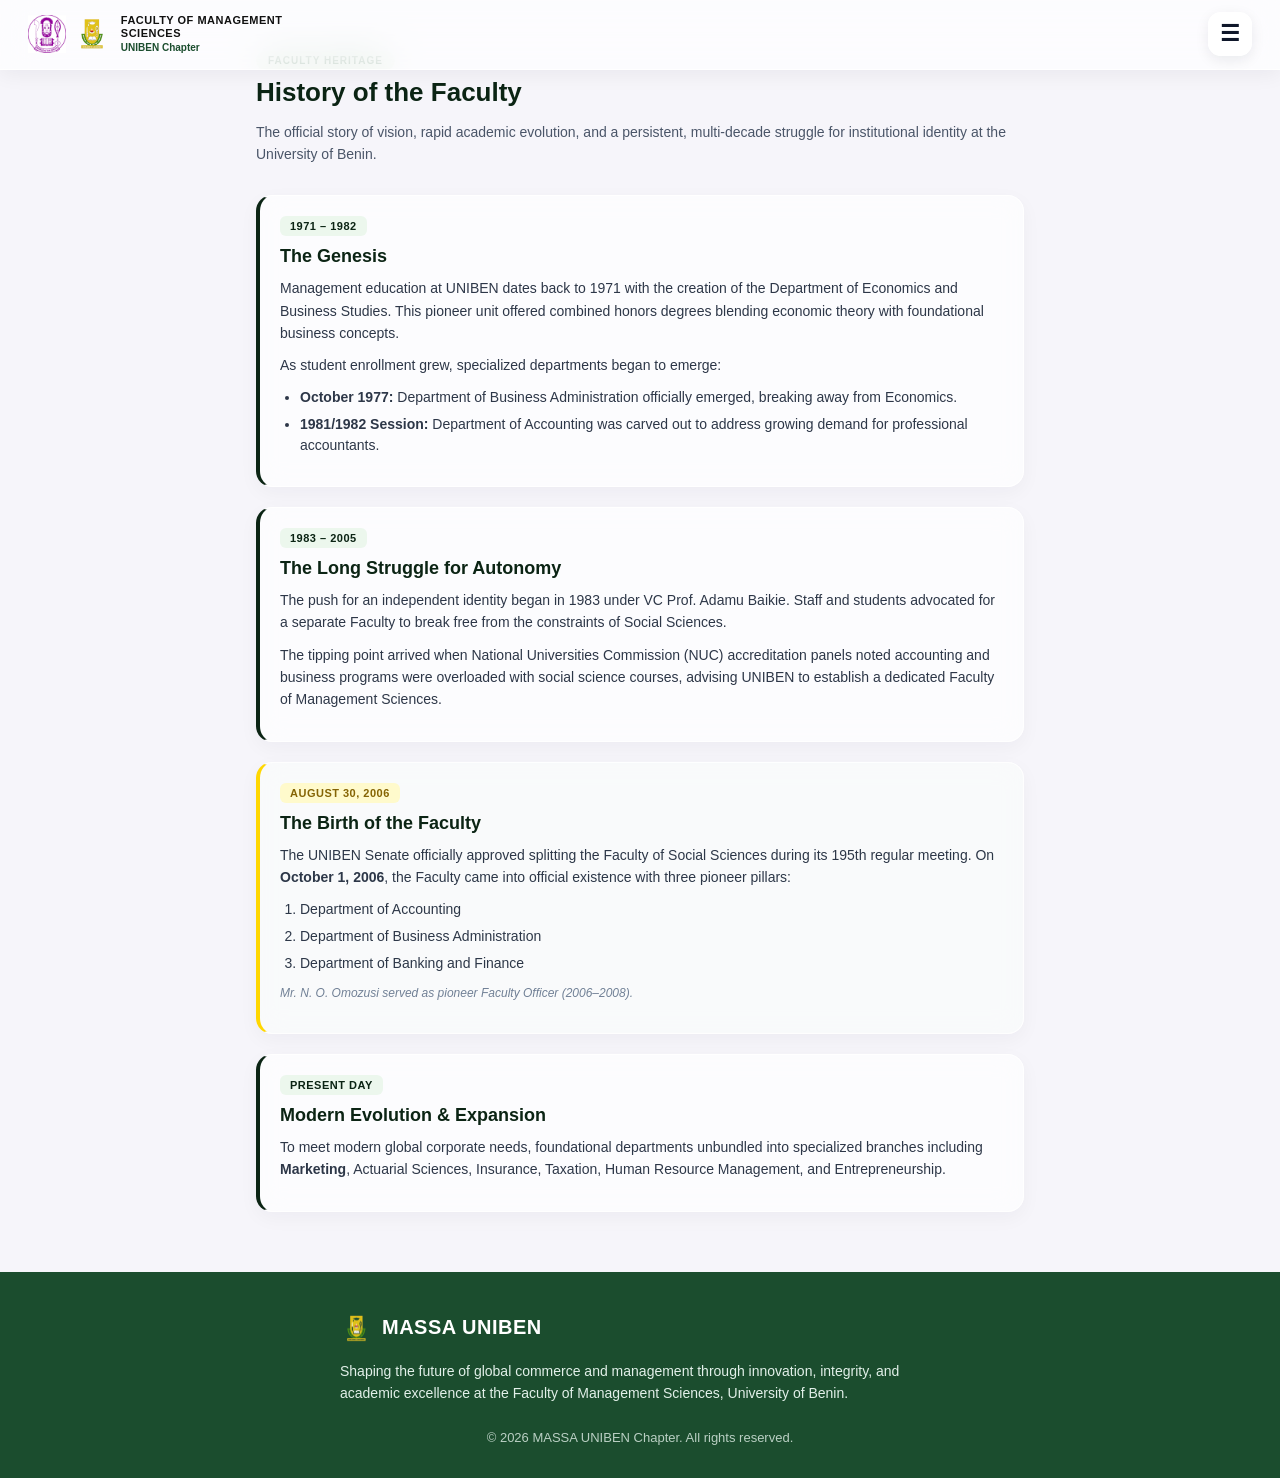
<file: history.html>
<!DOCTYPE html>
<html lang="en">
<head>
  <meta charset="UTF-8" />
  <meta name="viewport" content="width=device-width, initial-scale=1.0" />
  <title>Faculty History - MASSA UNIBEN</title>
  <link rel="stylesheet" href="style.css" />
  <link rel="stylesheet" href="https://cdnjs.cloudflare.com/ajax/libs/font-awesome/6.4.0/css/all.min.css" />
</head>
<body>

  <!-- HEADER -->
  <header class="navbar">
    <div class="nav-left">
      <div class="logo-group">
        <img src="uniben-logo.png" alt="UNIBEN Logo" class="nav-logo">
        <img src="massa-logo.png" alt="MASSA Logo" class="nav-logo">
      </div>
      <div class="brand-text">
        <span class="univ-title">FACULTY OF MANAGEMENT SCIENCES</span>
        <span class="univ-sub">UNIBEN Chapter</span>
      </div>
    </div>

    <button class="hamburger-btn" id="menuToggle" aria-label="Toggle Menu">&#9776;</button>

    <nav class="nav-menu" id="navMenu">
      <button class="close-btn" id="menuClose">&times;</button>
      <ul class="nav-links">
        <li><a href="index.html">Home</a></li>
        <li><a href="index.html#archive">Archive</a></li>
        <li><a href="history.html">History</a></li>
        <li><a href="index.html#gpa-calculator">GPA Calculator</a></li>
        <li><a href="index.html#contact">Contact Us</a></li>
      </ul>
    </nav>
  </header>

  <!-- HISTORY BODY -->
  <main class="history-container">
    
    <div class="history-hero">
      <span class="badge-sm">FACULTY HERITAGE</span>
      <h1>History of the Faculty</h1>
      <p class="history-intro">
        The official story of vision, rapid academic evolution, and a persistent, multi-decade struggle for institutional identity at the University of Benin.
      </p>
    </div>

    <div class="history-timeline">

      <!-- Genesis Card -->
      <div class="history-card">
        <div class="timeline-tag">1971 – 1982</div>
        <h2>The Genesis</h2>
        <p>
          Management education at UNIBEN dates back to 1971 with the creation of the Department of Economics and Business Studies. This pioneer unit offered combined honors degrees blending economic theory with foundational business concepts.
        </p>
        <p>As student enrollment grew, specialized departments began to emerge:</p>
        <ul class="history-list">
          <li><strong>October 1977:</strong> Department of Business Administration officially emerged, breaking away from Economics.</li>
          <li><strong>1981/1982 Session:</strong> Department of Accounting was carved out to address growing demand for professional accountants.</li>
        </ul>
      </div>

      <!-- Struggle Card -->
      <div class="history-card">
        <div class="timeline-tag">1983 – 2005</div>
        <h2>The Long Struggle for Autonomy</h2>
        <p>
          The push for an independent identity began in 1983 under VC Prof. Adamu Baikie. Staff and students advocated for a separate Faculty to break free from the constraints of Social Sciences.
        </p>
        <p>
          The tipping point arrived when National Universities Commission (NUC) accreditation panels noted accounting and business programs were overloaded with social science courses, advising UNIBEN to establish a dedicated Faculty of Management Sciences.
        </p>
      </div>

      <!-- Birth Card -->
      <div class="history-card highlight-card">
        <div class="timeline-tag highlight-tag">AUGUST 30, 2006</div>
        <h2>The Birth of the Faculty</h2>
        <p>
          The UNIBEN Senate officially approved splitting the Faculty of Social Sciences during its 195th regular meeting. On <strong>October 1, 2006</strong>, the Faculty came into official existence with three pioneer pillars:
        </p>
        <ol class="history-pillars">
          <li>Department of Accounting</li>
          <li>Department of Business Administration</li>
          <li>Department of Banking and Finance</li>
        </ol>
        <p class="pioneer-note">Mr. N. O. Omozusi served as pioneer Faculty Officer (2006–2008).</p>
      </div>

      <!-- Modern Card -->
      <div class="history-card">
        <div class="timeline-tag">PRESENT DAY</div>
        <h2>Modern Evolution & Expansion</h2>
        <p>
          To meet modern global corporate needs, foundational departments unbundled into specialized branches including <strong>Marketing</strong>, Actuarial Sciences, Insurance, Taxation, Human Resource Management, and Entrepreneurship.
        </p>
      </div>

    </div>
  </main>

  <!-- FOOTER -->
  <footer class="site-footer">
    <div class="footer-container">
      <div class="footer-brand">
        <img src="massa-logo.png" alt="MASSA Logo" class="footer-logo">
        <h3 class="footer-brand-title">MASSA UNIBEN</h3>
      </div>
      <p class="footer-desc">
        Shaping the future of global commerce and management through innovation, integrity, and academic excellence at the Faculty of Management Sciences, University of Benin.
      </p>
      <div class="footer-bottom">
        <p class="copyright-text">&copy; 2026 MASSA UNIBEN Chapter. All rights reserved.</p>
      </div>
    </div>
  </footer>

  <script>
    const menuToggle = document.getElementById('menuToggle');
    const menuClose = document.getElementById('menuClose');
    const navMenu = document.getElementById('navMenu');

    menuToggle.addEventListener('click', () => navMenu.classList.add('active'));
    menuClose.addEventListener('click', () => navMenu.classList.remove('active'));
  </script>
</body>
</html>
</file>
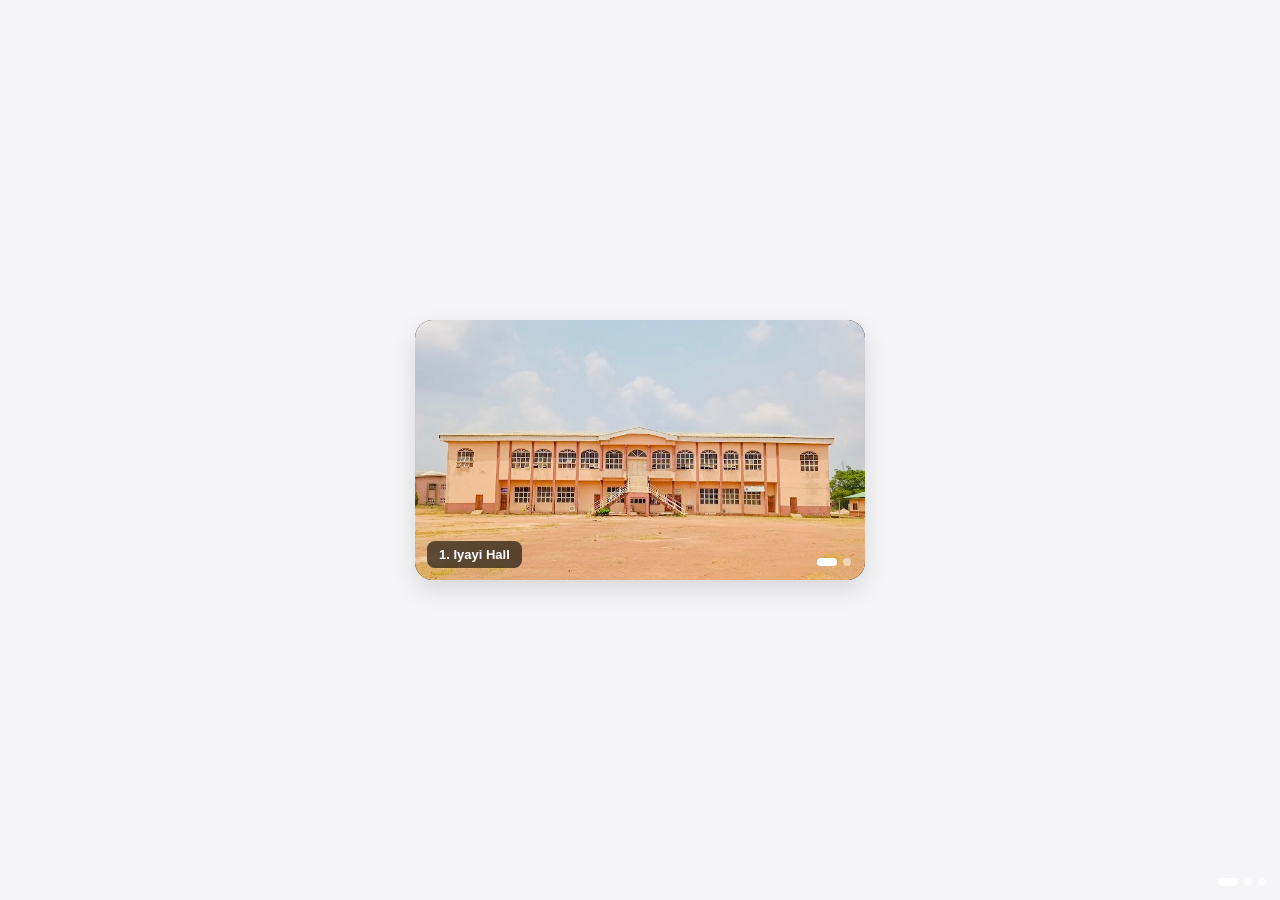
<file: slider.html>
<!DOCTYPE html>
<html lang="en">
<head>
  <meta charset="UTF-8" />
  <meta name="viewport" content="width=device-width, initial-scale=1.0" />
  <title>Image Slider Test</title>
  <style>
    /* Reset & Page Background */
    * {
      box-sizing: border-box;
      margin: 0;
      padding: 0;
    }

    body {
      font-family: -apple-system, BlinkMacSystemFont, "Segoe UI", Roboto, sans-serif;
      background-color: #f5f5f7;
      display: flex;
      justify-content: center;
      align-items: center;
      min-height: 100vh;
      padding: 20px;
    }

    /* SLIDER CONTAINER */
    .hero-slider-box {
      position: relative;
      width: 100%;
      max-width: 450px;
      border-radius: 18px;
      overflow: hidden;
      box-shadow: 0 10px 25px rgba(0, 0, 0, 0.12);
      background-color: #000;
    }

    .slider-wrapper {
      position: relative;
      width: 100%;
      height: 260px;
    }

    .slide {
      position: absolute;
      top: 0;
      left: 0;
      width: 100%;
      height: 100%;
      opacity: 0;
      transition: opacity 0.8s ease-in-out;
    }

    .slide.active {
      opacity: 1;
    }

    .slide img {
      width: 100%;
      height: 100%;
      object-fit: cover;
    }

    /* CAPTION BADGE */
    .slide-caption {
      position: absolute;
      bottom: 12px;
      left: 12px;
      background: rgba(0, 0, 0, 0.6);
      color: #ffffff;
      padding: 6px 12px;
      border-radius: 8px;
      font-size: 13px;
      font-weight: 600;
      backdrop-filter: blur(5px);
    }

    /* NAVIGATION DOTS */
    .slider-dots {
      position: absolute;
      bottom: 14px;
      right: 14px;
      display: flex;
      gap: 6px;
      z-index: 5;
    }

    .dot {
      width: 8px;
      height: 8px;
      background-color: rgba(255, 255, 255, 0.5);
      border-radius: 50%;
      cursor: pointer;
      transition: all 0.3s ease;
    }

    .dot.active {
      background-color: #ffffff;
      width: 20px;
      border-radius: 10px;
    }
  </style>
</head>
<body>

<!-- HERO SLIDER BOX -->
<div class="hero-slider-box">
  <div class="slider-wrapper">
    
    <!-- Slide 1: Iyayi Hall -->
    <div class="slide active">
      <img src="iyayi-hall.jpg" alt="Iyayi Hall">
      <div class="slide-caption">1. Iyayi Hall</div>
    </div>

    <!-- Slide 2: Atewe Hall -->
    <div class="slide">
      <img src="atewe-hall.jpg" alt="Atewe Hall">
      <div class="slide-caption">2. Atewe Hall</div>
    </div>

  </div>

  <!-- Indicator Dots (Only 2 dots now) -->
  <div class="slider-dots">
    <span class="dot active" onclick="currentSlide(0)"></span>
    <span class="dot" onclick="currentSlide(1)"></span>
  </div>
</div>

    <!-- Indicator Dots -->
    <div class="slider-dots">
      <span class="dot active" onclick="currentSlide(0)"></span>
      <span class="dot" onclick="currentSlide(1)"></span>
      <span class="dot" onclick="currentSlide(2)"></span>
    </div>
  </div>

  <script>
    let slideIndex = 0;
    const slides = document.querySelectorAll('.slide');
    const dots = document.querySelectorAll('.dot');

    function showSlide(index) {
      slides.forEach(slide => slide.classList.remove('active'));
      dots.forEach(dot => dot.classList.remove('active'));

      slideIndex = index;
      if (slideIndex >= slides.length) slideIndex = 0;
      if (slideIndex < 0) slideIndex = slides.length - 1;

      slides[slideIndex].classList.add('active');
      dots[slideIndex].classList.add('active');
    }

    function currentSlide(index) {
      showSlide(index);
    }

    // Auto-swap picture every 3 seconds
    setInterval(() => {
      showSlide(slideIndex + 1);
    }, 3000);
  </script>

</body>
</html>
</file>
<file: style.css>
/* ==========================================================================

   1. RESET & GLOBAL SETUP

   ========================================================================== */

*, *::before, *::after {

  box-sizing: border-box;

  margin: 0;

  padding: 0;

  font-family: -apple-system, BlinkMacSystemFont, "Segoe UI", Roboto, Helvetica, Arial, sans-serif;

}

html {

  width: 100%;

  max-width: 100%;

  scroll-behavior: smooth;

}

body {

  width: 100%;

  max-width: 100%;

  min-height: 100vh;

  margin: 0;

  padding-top: 70px !important;

  overflow-x: hidden;

  position: relative;

  background: #f6f5fa !important;

  color: #0f172a;

}

/* Keep everything inside viewport */

header,

section,

.footer-container {

  width: 100%;

  max-width: 100%;

  box-sizing: border-box;

}

img,

svg,

video,

canvas {

  max-width: 100%;

  height: auto;

  display: block;

}

/* ==========================================================================

   2. HEADER & NAVBAR — SUBTLE GLASS

   ========================================================================== */

.navbar {

  position: fixed;

  top: 0;

  left: 0;

  width: 100%;

  min-height: 70px;

  display: flex;

  align-items: center;

  justify-content: space-between;

  padding: 12px 18px;

  /* SUBTLE GLASS */

  background: rgba(255, 255, 255, 0.68) !important;

  backdrop-filter: blur(18px) saturate(150%);

  -webkit-backdrop-filter: blur(18px) saturate(150%);

  border-bottom: 1px solid rgba(255, 255, 255, 0.75);

  box-shadow:

    0 4px 20px rgba(15, 23, 42, 0.06);

  box-sizing: border-box;

  z-index: 1000;

}

.nav-left {

  display: flex;

  align-items: center;

  gap: 12px;

}

.logo-group {

  display: flex;

  align-items: center;

  gap: 8px;

}

.nav-logo {

  height: 38px;

  width: auto;

  object-fit: contain;

  display: block;

}

.brand-text {

  display: flex;

  flex-direction: column;

}

.univ-title {

  display: block;

  font-size: 11px;

  font-weight: 800;

  letter-spacing: 0.5px;

  color: #111111;

  line-height: 1.2;

  text-transform: uppercase;

}

.univ-sub {

  display: block;

  font-size: 10px;

  font-weight: 700;

  color: #1B4D2E;

  margin-top: 2px;

}

/* ==========================================================================

   HAMBURGER BUTTON — ALWAYS VISIBLE

   ========================================================================== */

.hamburger-btn {

  /* FORCE VISIBILITY */

  display: flex !important;

  visibility: visible !important;

  opacity: 1 !important;

  position: relative;

  z-index: 3000;

  width: 44px;

  height: 44px;

  align-items: center;

  justify-content: center;

  flex-shrink: 0;

  background: rgba(255, 255, 255, 0.62) !important;

  border: 1px solid rgba(255, 255, 255, 0.9) !important;

  border-radius: 13px;

  color: #0f172a !important;

  cursor: pointer;

  padding: 0;

  outline: none;

  backdrop-filter: blur(12px);

  -webkit-backdrop-filter: blur(12px);

  box-shadow:

    0 4px 14px rgba(15, 23, 42, 0.08);

  transition:

    transform 0.2s ease,

    background 0.2s ease,

    box-shadow 0.2s ease;

}

/* If your HTML has ☰ */

.hamburger-btn i,

.hamburger-btn svg {

  font-size: 20px;

  color: #0f172a !important;

}

/* If the button has NO icon/text */

.hamburger-btn:empty::before {

  content: "☰";

  display: block;

  font-size: 22px;

  font-weight: 700;

  line-height: 1;

  color: #0f172a;

}

/* Make sure text version also looks good */

.hamburger-btn:not(:empty) {

  font-size: 22px;

  font-weight: 700;

  line-height: 1;

}

.hamburger-btn:hover {

  background: rgba(255, 255, 255, 0.85) !important;

  box-shadow:

    0 6px 18px rgba(15, 23, 42, 0.10);

}

.hamburger-btn:active {

  transform: scale(0.92);

}

/* ==========================================================================

   MOBILE NAV DRAWER — GLASS

   ========================================================================== */

.nav-menu {

  position: fixed;

  top: 0;

  right: -100%;

  width: min(290px, 85vw);

  height: 100vh;

  background: rgba(255, 255, 255, 0.82);

  backdrop-filter: blur(22px) saturate(160%);

  -webkit-backdrop-filter: blur(22px) saturate(160%);

  box-shadow:

    -12px 0 35px rgba(15, 23, 42, 0.10);

  display: flex;

  flex-direction: column;

  padding: 70px 24px 24px;

  transition:

    right 0.32s cubic-bezier(0.4, 0, 0.2, 1);

  z-index: 2000;

  border-left: 1px solid rgba(255, 255, 255, 0.85);

}

.nav-menu.active {

  right: 0;

}

.close-btn {

  position: absolute;

  top: 15px;

  right: 18px;

  width: 42px;

  height: 42px;

  display: flex;

  align-items: center;

  justify-content: center;

  background: rgba(255, 255, 255, 0.55);

  border: 1px solid rgba(255, 255, 255, 0.8);

  border-radius: 12px;

  font-size: 27px;

  color: #111111;

  cursor: pointer;

}

.nav-links {

  list-style: none;

  padding: 0;

  margin: 0;

}

.nav-links li {

  margin-bottom: 12px;

}

.nav-links a {

  text-decoration: none;

  color: #111111;

  font-size: 16px;

  font-weight: 700;

  display: block;

  padding: 13px 14px;

  border-radius: 13px;

  transition:

    background 0.2s ease,

    color 0.2s ease,

    transform 0.2s ease;

}

.nav-links a:hover {

  color: #1B4D2E;

  background: rgba(255, 255, 255, 0.65);

}

.nav-links a:active {

  transform: scale(0.97);

}

/* ==========================================================================

   3. HERO SECTION

   ========================================================================== */

.hero {

  position: relative;

  min-height: auto;

  display: flex;

  align-items: center;

  justify-content: center;

  padding: 20px 20px 40px;

  background: #f6f5fa !important;

  text-align: center;

  overflow: hidden;

}

.hero::before {

  content: '';

  position: absolute;

  inset: 0;

  width: 100%;

  height: 100%;

  background-image: url('faculty-building.jpg');

  background-position: center;

  background-size: cover;

  opacity: 0.045;

  z-index: 1;

}

.hero-content {

  position: relative;

  z-index: 2;

  width: 100%;

  max-width: 600px;

  margin: 0 auto;

  display: flex;

  flex-direction: column;

  align-items: center;

}

.hero .badge {

  display: inline-block;

  background: rgba(255, 255, 255, 0.58);

  backdrop-filter: blur(10px);

  -webkit-backdrop-filter: blur(10px);

  color: #2D3748;

  font-size: 11px;

  font-weight: 700;

  padding: 8px 18px;

  border-radius: 30px;

  letter-spacing: 0.5px;

  text-transform: uppercase;

  border: 1px solid rgba(255, 255, 255, 0.75);

  box-shadow: 0 3px 12px rgba(15, 23, 42, 0.04);

  margin-bottom: 12px;

}

.hero-title {

  color: #111111;

  font-size: 38px;

  font-weight: 800;

  line-height: 1.15;

  margin: 14px 0;

  letter-spacing: -0.5px;

}

.hero-title .highlight {

  color: #1B4D2E;

}

.hero-desc {

  color: #555555;

  font-size: 15px;

  line-height: 1.6;

  margin-bottom: 28px;

  padding: 0 5px;

}

.btn-primary {

  display: inline-block;

  width: 100%;

  max-width: 320px;

  background: #1B4D2E;

  color: #FFFFFF;

  text-decoration: none;

  padding: 16px;

  border-radius: 30px;

  font-weight: 700;

  text-align: center;

  font-size: 15px;

  box-shadow:

    0 6px 18px rgba(27, 77, 46, 0.18);

  transition:

    transform 0.2s ease,

    background 0.2s ease;

}

.btn-primary:active {

  transform: scale(0.97);

  background: #123620;

}

/* ==========================================================================

   4. LEADERSHIP & DEAN

   ========================================================================== */

.dean-section {

  padding: 30px 24px;

  background: #f6f5fa;

}

.leadership-grid {

  display: grid;

  grid-template-columns: 1fr;

  gap: 24px;

  max-width: 900px;

  margin: 0 auto;

}

.dean-card {

  background: rgba(255, 255, 255, 0.68);

  backdrop-filter: blur(14px);

  -webkit-backdrop-filter: blur(14px);

  border-radius: 20px;

  padding: 24px;

  border: 1px solid rgba(255, 255, 255, 0.85);

  box-shadow:

    0 8px 30px rgba(15, 23, 42, 0.05);

  text-align: center;

}

.dean-img-wrapper {

  width: 120px;

  height: 120px;

  margin: 0 auto 16px;

  border-radius: 50%;

  border: 3px solid #FFD700;

  overflow: hidden;

  box-shadow:

    0 4px 12px rgba(0, 0, 0, 0.10);

}

.dean-img {

  width: 100%;

  height: 100%;

  object-fit: cover;

}

.dean-label {

  font-size: 11px;

  font-weight: 700;

  letter-spacing: 1px;

  color: #1B4D2E;

  text-transform: uppercase;

}

.dean-name {

  font-size: 20px;

  font-weight: 800;

  color: #111111;

  margin: 6px 0 2px;

}

.dean-title {

  font-size: 13px;

  color: #666666;

  margin-bottom: 14px;

  font-weight: 500;

}

.dean-message {

  font-size: 14px;

  line-height: 1.5;

  color: #444444;

  font-style: italic;

}

/* ==========================================================================

   5. HEADS OF DEPARTMENT

   ========================================================================== */

.hod-section {

  padding: 60px 20px;

  max-width: 1200px;

  margin: 0 auto;

  background: #f6f5fa;

}

.hod-grid {

  display: grid;

  grid-template-columns:

    repeat(auto-fit, minmax(280px, 1fr));

  gap: 25px;

}

.dept-card {

  background: rgba(255, 255, 255, 0.68);

  backdrop-filter: blur(14px);

  -webkit-backdrop-filter: blur(14px);

  border-radius: 20px;

  padding: 25px;

  box-shadow:

    0 8px 25px rgba(15, 23, 42, 0.05);

  display: flex;

  flex-direction: column;

  justify-content: space-between;

  border: 1px solid rgba(255, 255, 255, 0.85);

}

.dept-header {

  text-align: center;

  margin-bottom: 15px;

}

.dept-img-box {

  width: 90px;

  height: 90px;

  margin: 0 auto 10px;

  border-radius: 50%;

  overflow: hidden;

  border: 3px solid #0B2414;

}

.dept-img-box img {

  width: 100%;

  height: 100%;

  object-fit: cover;

}

.dept-tag {

  font-size: 11px;

  font-weight: 700;

  color: #0B2414;

  text-transform: uppercase;

  background: rgba(232, 245, 233, 0.72);

  padding: 4px 10px;

  border-radius: 12px;

  display: inline-block;

}

.dept-header h4 {

  margin: 10px 0 2px;

  font-size: 17px;

  font-weight: 700;

  color: #111111;

}

.dept-sub {

  font-size: 13px;

  font-weight: 600;

  color: #555555;

}

.dept-quote {

  font-size: 13px;

  font-style: italic;

  color: #444444;

  background: rgba(255, 255, 255, 0.45);

  padding: 10px;

  border-radius: 8px;

  border-left: 3px solid #0B2414;

  margin-bottom: 15px;

}

.dept-info {

  border-top: 1px solid rgba(0, 0, 0, 0.05);

  padding-top: 12px;

}

.dept-info h5 {

  font-size: 14px;

  font-weight: 700;

  color: #0B2414;

  margin-bottom: 5px;

}

.dept-info p {

  font-size: 12px;

  color: #666666;

  line-height: 1.5;

}

/* ==========================================================================

   6. DYNAMIC NEWS

   ========================================================================== */

#news {

  display: flex;

  flex-direction: column;

  gap: 16px;

  padding: 20px;

  width: 100%;

  background: #f6f5fa;

}

.post-card {

  background: rgba(255, 255, 255, 0.68);

  backdrop-filter: blur(14px);

  -webkit-backdrop-filter: blur(14px);

  border: 1px solid rgba(255, 255, 255, 0.85);

  border-radius: 18px;

  padding: 18px;

  box-shadow:

    0 6px 20px rgba(15, 23, 42, 0.04);

}

.post-card h3 {

  margin: 0 0 8px;

  font-size: 18px;

  color: #111111;

  font-weight: 700;

}

.post-card p {

  margin: 0;

  font-size: 14px;

  color: #555555;

  line-height: 1.5;

}

/* ==========================================================================

   7. TIMETABLE

   ========================================================================== */

.timetable-section {

  padding: 30px 20px;

  background: #f6f5fa;

}

.timetable-tabs {

  display: flex;

  justify-content: center;

  gap: 10px;

  margin-bottom: 20px;

}

.tab-btn {

  padding: 10px 20px;

  border-radius: 20px;

  border: 1px solid #1B4D2E;

  background: rgba(255, 255, 255, 0.35);

  color: #1B4D2E;

  font-weight: 700;

  font-size: 13px;

  cursor: pointer;

  backdrop-filter: blur(8px);

  -webkit-backdrop-filter: blur(8px);

}

.tab-btn.active {

  background: #1B4D2E;

  color: #FFD700;

}

.timetable-card {

  background: rgba(255, 255, 255, 0.68);

  backdrop-filter: blur(14px);

  -webkit-backdrop-filter: blur(14px);

  border-radius: 20px;

  padding: 20px;

  border: 1px solid rgba(255, 255, 255, 0.85);

  box-shadow:

    0 7px 24px rgba(15, 23, 42, 0.04);

}

.tt-header {

  display: flex;

  justify-content: space-between;

  align-items: flex-start;

  margin-bottom: 16px;

  border-bottom: 1px solid rgba(0, 0, 0, 0.05);

  padding-bottom: 12px;

}

.tt-header h3 {

  font-size: 16px;

  color: #111111;

}

.tt-sub {

  font-size: 12px;

  color: #666666;

  margin-top: 2px;

}

.status-pill {

  background: rgba(230, 240, 228, 0.72);

  color: #1B4D2E;

  font-size: 10px;

  font-weight: 700;

  padding: 4px 10px;

  border-radius: 12px;

}

.tt-info-grid {

  display: grid;

  grid-template-columns: 1fr 1fr;

  gap: 12px;

  margin-bottom: 20px;

}

.info-item {

  display: flex;

  align-items: center;

  gap: 10px;

  background: rgba(255, 255, 255, 0.42);

  padding: 10px 12px;

  border-radius: 12px;

  border: 1px solid rgba(255, 255, 255, 0.65);

}

.info-item i {

  color: #1B4D2E;

  font-size: 18px;

}

.info-item span {

  display: block;

  font-size: 10px;

  color: #777777;

  text-transform: uppercase;

}

.info-item strong {

  font-size: 13px;

  color: #222222;

}

.tt-actions {

  display: flex;

  flex-direction: column;

  gap: 10px;

}

.btn-tt-download {

  display: flex;

  align-items: center;

  justify-content: center;

  gap: 8px;

  background: #1B4D2E;

  color: #FFD700;

  padding: 12px;

  border-radius: 25px;

  text-decoration: none;

  font-weight: 700;

  font-size: 14px;

}

.btn-tt-preview {

  display: flex;

  align-items: center;

  justify-content: center;

  gap: 8px;

  background: rgba(255, 255, 255, 0.58);

  color: #333333;

  padding: 12px;

  border-radius: 25px;

  text-decoration: none;

  font-weight: 600;

  font-size: 13px;

  border: 1px solid rgba(255, 255, 255, 0.7);

}

/* ==========================================================================

   8. PAST QUESTIONS / MATERIALS / GPA

   ========================================================================== */

.pq-section,

.executives-section,

.materials-section,

.gpa-section {

  padding: 30px 20px;

  background: #f6f5fa;

}

.section-header {

  text-align: center;

  margin-bottom: 24px;

}

.badge-sm {

  background: rgba(230, 240, 228, 0.72);

  color: #1B4D2E;

  font-size: 10px;

  font-weight: 700;

  padding: 4px 12px;

  border-radius: 12px;

  letter-spacing: 1px;

}

.section-header h2 {

  font-size: 24px;

  color: #111111;

  margin: 10px 0 6px;

}

.section-header p {

  font-size: 13px;

  color: #666666;

}

.search-box {

  position: relative;

  margin-bottom: 16px;

}

.search-icon {

  position: absolute;

  left: 16px;

  top: 50%;

  transform: translateY(-50%);

  color: #888888;

}

.search-box input {

  width: 100%;

  padding: 14px 14px 14px 44px;

  border-radius: 30px;

  border: 1px solid rgba(255, 255, 255, 0.85);

  font-size: 14px;

  outline: none;

  background: rgba(255, 255, 255, 0.62);

  backdrop-filter: blur(12px);

  -webkit-backdrop-filter: blur(12px);

  box-shadow:

    0 4px 15px rgba(15, 23, 42, 0.03);

}

.search-box input:focus {

  border-color: #1B4D2E;

  background: rgba(255, 255, 255, 0.8);

}

.upload-card,

.gpa-card {

  background: rgba(255, 255, 255, 0.68);

  backdrop-filter: blur(14px);

  -webkit-backdrop-filter: blur(14px);

  border-radius: 20px;

  padding: 20px;

  border: 1px solid rgba(255, 255, 255, 0.85);

  margin-bottom: 24px;

  box-shadow:

    0 7px 24px rgba(15, 23, 42, 0.04);

}

.upload-header {

  display: flex;

  align-items: center;

  gap: 10px;

  color: #385240;

  margin-bottom: 16px;

}

.upload-form {

  display: flex;

  flex-direction: column;

  gap: 12px;

}

.upload-form input[type="text"],

.upload-form select,

#search-materials {

  width: 100%;

  padding: 12px;

  border-radius: 10px;

  border: 1px solid rgba(0, 0, 0, 0.08);

  font-size: 13px;

  outline: none;

  background: rgba(255, 255, 255, 0.55);

}

.form-row {

  display: flex;

  gap: 10px;

}

.file-input-wrapper input[type="file"] {

  width: 100%;

  font-size: 12px;

  padding: 8px;

  background: rgba(240, 244, 241, 0.6);

  border-radius: 10px;

  border: 1px dashed #1B4D2E;

}

.btn-upload {

  background: #385240;

  color: #FFD700;

  border: none;

  padding: 12px;

  border-radius: 25px;

  font-weight: 700;

  font-size: 14px;

  cursor: pointer;

}

.materials-grid {

  display: flex;

  flex-direction: column;

  gap: 12px;

}

.material-card {

  background: rgba(255, 255, 255, 0.68);

  backdrop-filter: blur(12px);

  -webkit-backdrop-filter: blur(12px);

  border-radius: 16px;

  padding: 16px;

  border: 1px solid rgba(255, 255, 255, 0.85);

  display: flex;

  align-items: center;

  gap: 14px;

  box-shadow:

    0 5px 18px rgba(15, 23, 42, 0.035);

}

.doc-icon {

  font-size: 28px;

  color: #D93025;

  flex-shrink: 0;

}

.doc-info {

  flex: 1;

}

.doc-badge {

  display: inline-block;

  font-size: 9px;

  background: rgba(230, 240, 228, 0.72);

  color: #1B4D2E;

  padding: 2px 8px;

  border-radius: 10px;

  font-weight: 700;

  text-transform: uppercase;

}

.doc-info h4 {

  font-size: 13px;

  color: #111111;

  margin: 4px 0 2px;

}

.doc-info p {

  font-size: 11px;

  color: #666666;

}

.btn-download {

  background: #1B4D2E;

  color: #FFFFFF;

  padding: 8px 12px;

  border-radius: 8px;

  text-decoration: none;

  font-size: 11px;

  font-weight: 600;

}

/* ==========================================================================

   GPA CALCULATOR

   ========================================================================== */

.course-row {

  display: flex;

  gap: 6px;

  margin-bottom: 12px;

  width: 100%;

}

.course-code {

  flex: 1.2;

  min-width: 0;

  padding: 8px;

  border-radius: 8px;

  border: 1px solid #DDDDDD;

  font-size: 12px;

}

.course-unit,

.course-grade {

  flex: 1;

  min-width: 0;

  padding: 8px 2px;

  border-radius: 8px;

  border: 1px solid #DDDDDD;

  font-size: 11px;

  background: rgba(255, 255, 255, 0.6);

}

.gpa-actions {

  display: flex;

  gap: 10px;

  margin-top: 16px;

}

.btn-secondary {

  flex: 1;

  background: rgba(255, 255, 255, 0.65);

  color: #1B4D2E;

  border: 1px solid rgba(255, 255, 255, 0.8);

  padding: 12px;

  border-radius: 25px;

  font-weight: 700;

  font-size: 13px;

}

.btn-calc {

  flex: 1.5;

  background: #1B4D2E;

  color: #FFD700;

  border: none;

  padding: 12px;

  border-radius: 25px;

  font-weight: 700;

  font-size: 13px;

}

.gpa-result-box {

  margin-top: 20px;

  background: rgba(56, 82, 64, 0.94);

  backdrop-filter: blur(14px);

  -webkit-backdrop-filter: blur(14px);

  color: #FFFFFF;

  text-align: center;

  padding: 18px;

  border-radius: 16px;

  border: 1px solid rgba(255, 215, 0, 0.3);

}

.result-label {

  font-size: 11px;

  text-transform: uppercase;

  letter-spacing: 1px;

  color: #C2D6C6;

}

#gpa-display {

  font-size: 36px;

  font-weight: 800;

  color: #FFD700;

  margin: 4px 0;

}

#gpa-class {

  font-size: 13px;

  font-weight: 600;

  color: #FFFFFF;

}

/* ==========================================================================

   9. EXECUTIVES

   ========================================================================== */

.exec-grid {

  display: grid;

  grid-template-columns:

    repeat(auto-fit, minmax(240px, 1fr));

  gap: 16px;

  margin-top: 20px;

}

.exec-card {

  background: rgba(255, 255, 255, 0.68);

  backdrop-filter: blur(12px);

  -webkit-backdrop-filter: blur(12px);

  border: 1px solid rgba(255, 255, 255, 0.85);

  border-radius: 18px;

  padding: 20px;

  text-align: center;

  box-shadow:

    0 6px 20px rgba(15, 23, 42, 0.04);

}

.exec-img-wrapper {

  width: 90px;

  height: 90px;

  margin: 0 auto 12px;

  border-radius: 50%;

  border: 3px solid #FFD700;

  overflow: hidden;

  background: #385240;

  display: flex;

  align-items: center;

  justify-content: center;

}

.exec-img {

  width: 100%;

  height: 100%;

  object-fit: cover;

}

.exec-role {

  display: inline-block;

  background: rgba(230, 240, 228, 0.72);

  color: #1B4D2E;

  font-size: 10px;

  font-weight: 700;

  padding: 4px 10px;

  border-radius: 12px;

  text-transform: uppercase;

}

.exec-details h4 {

  font-size: 16px;

  color: #111111;

  margin: 8px 0 2px;

}

.exec-details p {

  font-size: 12px;

  color: #666666;

  margin-bottom: 12px;

}

.exec-contact {

  display: flex;

  justify-content: center;

  gap: 12px;

}

.exec-contact a {

  width: 32px;

  height: 32px;

  border-radius: 50%;

  background: #385240;

  color: #FFD700;

  display: flex;

  align-items: center;

  justify-content: center;

  text-decoration: none;

}

/* ==========================================================================

   10. WHATSAPP COMMUNITY

   ========================================================================== */

.whatsapp-community-section {

  padding: 20px;

  background: #f6f5fa;

}

.whatsapp-card {

  background:

    linear-gradient(

      135deg,

      rgba(56, 82, 64, 0.96),

      rgba(27, 77, 46, 0.96)

    );

  backdrop-filter: blur(14px);

  -webkit-backdrop-filter: blur(14px);

  border-radius: 20px;

  padding: 30px 24px;

  text-align: center;

  color: #FFFFFF;

  position: relative;

  overflow: hidden;

  border: 1px solid rgba(255, 215, 0, 0.25);

  box-shadow:

    0 10px 30px rgba(27, 77, 46, 0.15);

}

.btn-whatsapp {

  display: inline-flex;

  align-items: center;

  justify-content: center;

  gap: 8px;

  background: #FFFFFF;

  color: #1B4D2E;

  font-weight: 800;

  font-size: 14px;

  padding: 14px 32px;

  border-radius: 30px;

  text-decoration: none;

  width: 100%;

  max-width: 260px;

}

.archive-bg-watermark {

  position: relative;

  background-image:

    linear-gradient(

      rgba(246, 245, 250, 0.92),

      rgba(246, 245, 250, 0.92)

    ),

    url('massa-logo.png');

  background-repeat: no-repeat;

  background-position: center 35%;

  background-size: 280px auto;

  background-attachment: fixed;

}

/* ==========================================================================

   11. FOOTER

   ========================================================================== */

.site-footer {

  width: 100% !important;

  background: #1B4D2E !important;

  color: #FFFFFF !important;

  padding: 40px 24px 30px;

  box-sizing: border-box;

}

.footer-container {

  max-width: 600px;

  margin: 0 auto;

  display: flex;

  flex-direction: column;

  align-items: flex-start;

  text-align: left;

}

.footer-brand {

  display: flex;

  align-items: center;

  gap: 10px;

  margin-bottom: 16px;

}

.footer-logo {

  width: 32px;

  height: 32px;

  object-fit: contain;

}

.footer-brand-title {

  font-size: 20px;

  font-weight: 800;

  letter-spacing: 0.5px;

  color: #FFFFFF;

}

.footer-desc {

  font-size: 14px;

  line-height: 1.6;

  color: #E2F0E9;

  margin-bottom: 24px;

  max-width: 100%;

}

.social-icons {

  display: flex;

  gap: 20px;

  margin-bottom: 36px;

}

.social-icons a {

  color: #FFFFFF;

  font-size: 22px;

  text-decoration: none;

  display: inline-block;

  opacity: 0.95;

}

.footer-block {

  margin-bottom: 32px;

  width: 100%;

}

.footer-block h4 {

  font-size: 12px;

  font-weight: 800;

  letter-spacing: 1.5px;

  color: #A3D9B1;

  margin-bottom: 16px;

  text-transform: uppercase;

}

.footer-block ul {

  list-style: none;

  padding: 0;

  margin: 0;

}

.footer-block ul li {

  margin-bottom: 14px;

}

.footer-block ul li a {

  color: #FFFFFF;

  text-decoration: none;

  font-size: 15px;

  font-weight: 500;

  display: flex;

  align-items: center;

  gap: 12px;

  opacity: 0.95;

}

.secretariat-text {

  font-size: 14px;

  line-height: 1.6;

  color: #FFFFFF;

  margin-bottom: 16px;

  opacity: 0.95;

}

.secretariat-email {

  font-size: 15px;

  font-weight: 700;

  color: #FFD700;

  text-decoration: none;

  display: inline-block;

}

.footer-divider {

  width: 100%;

  border: 0;

  border-top: 1px solid rgba(255, 255, 255, 0.2);

  margin: 10px 0 28px;

}

.footer-bottom {

  width: 100%;

  text-align: center;

  display: flex;

  flex-direction: column;

  align-items: center;

  gap: 16px;

}

.copyright-text {

  font-size: 13px;

  color: #E2F0E9;

  opacity: 0.8;

  line-height: 1.5;

}

.legal-links {

  display: flex;

  justify-content: center;

  gap: 20px;

}

.legal-links a {

  font-size: 13px;

  color: #E2F0E9;

  text-decoration: none;

  opacity: 0.8;

}

/* ==========================================================================

   12. HISTORY PAGE

   ========================================================================== */

.history-container {

  padding: 30px 16px 60px;

  max-width: 800px;

  margin: 0 auto;

  background: #f6f5fa;

}

.history-hero {

  margin-top: 20px;

  margin-bottom: 30px;

}

.history-hero h1 {

  font-size: 26px;

  font-weight: 800;

  color: #0B2414;

  margin-top: 8px;

  margin-bottom: 12px;

  line-height: 1.25;

}

.history-intro {

  font-size: 14px;

  line-height: 1.6;

  color: #4A5568;

}

.history-timeline {

  display: flex;

  flex-direction: column;

  gap: 20px;

}

.history-card {

  background: rgba(255, 255, 255, 0.68);

  backdrop-filter: blur(14px);

  -webkit-backdrop-filter: blur(14px);

  border: 1px solid rgba(255, 255, 255, 0.85);

  border-left: 4px solid #0B2414;

  border-radius: 16px;

  padding: 20px;

  box-shadow:

    0 6px 20px rgba(15, 23, 42, 0.04);

}

.history-card.highlight-card {

  border-left: 4px solid #FFD700;

  background: rgba(250, 253, 251, 0.72);

}

.timeline-tag {

  display: inline-block;

  font-size: 11px;

  font-weight: 800;

  color: #0B2414;

  background: rgba(232, 245, 233, 0.8);

  padding: 4px 10px;

  border-radius: 6px;

  margin-bottom: 10px;

  letter-spacing: 0.5px;

}

.timeline-tag.highlight-tag {

  background: rgba(255, 249, 196, 0.85);

  color: #856404;

}

.history-card h2 {

  font-size: 18px;

  color: #0B2414;

  margin-bottom: 10px;

}

.history-card p {

  font-size: 14px;

  line-height: 1.6;

  color: #2D3748;

  margin-bottom: 10px;

}

.history-list,

.history-pillars {

  padding-left: 20px;

  margin-bottom: 10px;

  font-size: 14px;

  color: #2D3748;

}

.history-list li,

.history-pillars li {

  margin-bottom: 6px;

  line-height: 1.5;

}

.pioneer-note {

  font-size: 12px !important;

  font-style: italic;

  color: #718096 !important;

  margin-top: 8px;

}

/* ==========================================================================

   13. HERO SLIDER

   ========================================================================== */

.hero-slider-box {

  position: relative;

  width: 100%;

  max-width: 450px;

  margin: 25px auto 0;

  border-radius: 18px;

  overflow: hidden;

  box-shadow:

    0 10px 25px rgba(0, 0, 0, 0.15);

  background: #000;

}

.slider-wrapper {

  position: relative;

  width: 100%;

  height: 240px;

}

.slide {

  position: absolute;

  top: 0;

  left: 0;

  width: 100%;

  height: 100%;

  opacity: 0;

  transition:

    opacity 0.8s ease-in-out;

}

.slide.active {

  opacity: 1;

}

.slide img {

  width: 100%;

  height: 100%;

  object-fit: cover;

}

.slide-caption {

  position: absolute;

  bottom: 12px;

  left: 12px;

  background: rgba(0, 0, 0, 0.45);

  color: #ffffff;

  padding: 6px 12px;

  border-radius: 8px;

  font-size: 13px;

  font-weight: 600;

  backdrop-filter: blur(10px);

  -webkit-backdrop-filter: blur(10px);

}

.slider-dots {

  position: absolute;

  bottom: 14px;

  right: 14px;

  display: flex;

  gap: 6px;

  z-index: 5;

}

.dot {

  width: 8px;

  height: 8px;

  background: rgba(255, 255, 255, 0.5);

  border-radius: 50%;

  cursor: pointer;

  transition: all 0.3s ease;

}

.dot.active {

  background: #ffffff;

  width: 20px;

  border-radius: 10px;

}

/* ==========================================================================

   14. MODERN UI CARD SYSTEM

   ========================================================================== */

.level-card,

.modern-card {

  background: rgba(255, 255, 255, 0.68);

  backdrop-filter: blur(14px);

  -webkit-backdrop-filter: blur(14px);

  border: 1px solid rgba(255, 255, 255, 0.85);

  border-radius: 20px;

  padding: 18px 20px;

  margin-bottom: 16px;

  display: flex;

  align-items: center;

  justify-content: space-between;

  box-shadow:

    0 6px 20px rgba(15, 23, 42, 0.04);

  text-decoration: none;

  transition:

    transform 0.2s ease,

    box-shadow 0.2s ease,

    background 0.2s ease;

  cursor: pointer;

}

.level-card:active,

.modern-card:active {

  transform: scale(0.98);

  background: rgba(255, 255, 255, 0.82);

}

.level-card:hover,

.modern-card:hover {

  border-color: rgba(255, 255, 255, 1);

  box-shadow:

    0 10px 28px rgba(15, 23, 42, 0.07);

}

.level-icon-box,

.icon-badge {

  width: 52px;

  height: 52px;

  background: rgba(232, 245, 233, 0.72);

  color: #15803d;

  border-radius: 14px;

  display: flex;

  align-items: center;

  justify-content: center;

  font-size: 22px;

  flex-shrink: 0;

  margin-right: 16px;

}

.level-info,

.card-info {

  flex: 1;

}

.level-title,

.card-title {

  font-size: 1.15rem;

  font-weight: 800;

  color: #0f172a;

  margin: 0 0 4px;

  letter-spacing: -0.3px;

}

.level-subtitle,

.card-subtitle {

  font-size: 0.85rem;

  color: #64748b;

  margin: 0;

  font-weight: 500;

  line-height: 1.35;

}

.chevron-icon {

  color: #0f172a;

  font-size: 16px;

  margin-left: 12px;

  font-weight: 700;

}

/* ==========================================================================

   15. HEADER NAV / ACADEMIC ARCHIVE

   ========================================================================== */

.header-nav {

  display: flex;

  align-items: center;

  justify-content: space-between;

  padding: 16px 20px;

  background: rgba(255, 255, 255, 0.5);

  backdrop-filter: blur(14px);

  -webkit-backdrop-filter: blur(14px);

  border-bottom: 1px solid rgba(255, 255, 255, 0.75);

}

.header-logos {

  display: flex;

  align-items: center;

  gap: 12px;

}

.header-logos img {

  height: 38px;

  width: auto;

}

.home-pill-btn {

  background: rgba(13, 35, 24, 0.94);

  color: #ffffff;

  padding: 8px 18px;

  border-radius: 20px;

  text-decoration: none;

  font-weight: 600;

  font-size: 0.9rem;

  display: flex;

  align-items: center;

  gap: 6px;

  box-shadow:

    0 3px 10px rgba(0, 0, 0, 0.12);

}

.main-container {

  max-width: 500px;

  margin: 0 auto;

  padding: 0 16px 30px;

}

.section-heading {

  font-size: 1.8rem;

  font-weight: 800;

  color: #000000;

  text-align: center;

  margin: 20px 0 8px;

  letter-spacing: -0.5px;

}

.section-subtext {

  text-align: center;

  color: #64748b;

  font-size: 0.92rem;

  line-height: 1.4;

  margin-bottom: 24px;

}

.content-card {

  background: rgba(255, 255, 255, 0.68);

  backdrop-filter: blur(14px);

  -webkit-backdrop-filter: blur(14px);

  border-radius: 24px;

  padding: 16px;

  margin-bottom: 16px;

  box-shadow:

    0 7px 22px rgba(15, 23, 42, 0.04);

  border: 1px solid rgba(255, 255, 255, 0.85);

}

.content-card img {

  width: 100%;

  border-radius: 16px;

  object-fit: cover;

  display: block;

  margin-bottom: 14px;

}

.content-card .card-title {

  font-size: 1.2rem;

  font-weight: 800;

  color: #000000;

  margin: 0 0 6px;

}

.content-card .card-desc {

  font-size: 0.9rem;

  color: #64748b;

  margin: 0 0 12px;

  line-height: 1.4;

}

.content-card .card-meta {

  font-size: 0.8rem;

  color: #94a3b8;

  font-weight: 500;

}

/* ==========================================================================

   16. DESKTOP RESPONSIVENESS

   ========================================================================== */

@media (min-width: 768px) {

  .leadership-grid {

    grid-template-columns: 1fr 1fr;

  }

  /* Slightly wider desktop navbar */

  .navbar {

    padding-left: 28px;

    padding-right: 28px;

  }

  /* Desktop hamburger still visible */

  .hamburger-btn {

    display: flex !important;

  }

}




/* Fix header logo overflow & top bar layout */
header {
  max-width: 100% !important;
  box-sizing: border-box !important;
}

header img {
  max-height: 45px !important;
  width: auto !important;
  object-fit: contain !important;
}

header div {
  max-width: 65% !important;
  flex-wrap: nowrap !important;
}

/* Remove top gap, stick header to top, and force full mobile width */
*, *::before, *::after {
  box-sizing: border-box !important;
}

html, body {
  margin: 0 !important;
  padding: 0 !important;
  width: 100% !important;
  min-width: 100% !important;
  max-width: 100vw !important;
  overflow-x: hidden !important;
}

header {
  margin-top: 0 !important;
  padding-top: 10px !important;
  width: 100% !important;
}

.hero {
  padding-top: 10px !important;
  width: 100% !important;
}

.site-footer, footer {
  width: 100% !important;
  padding-left: 20px !important;
  padding-right: 20px !important;
}
</file>
